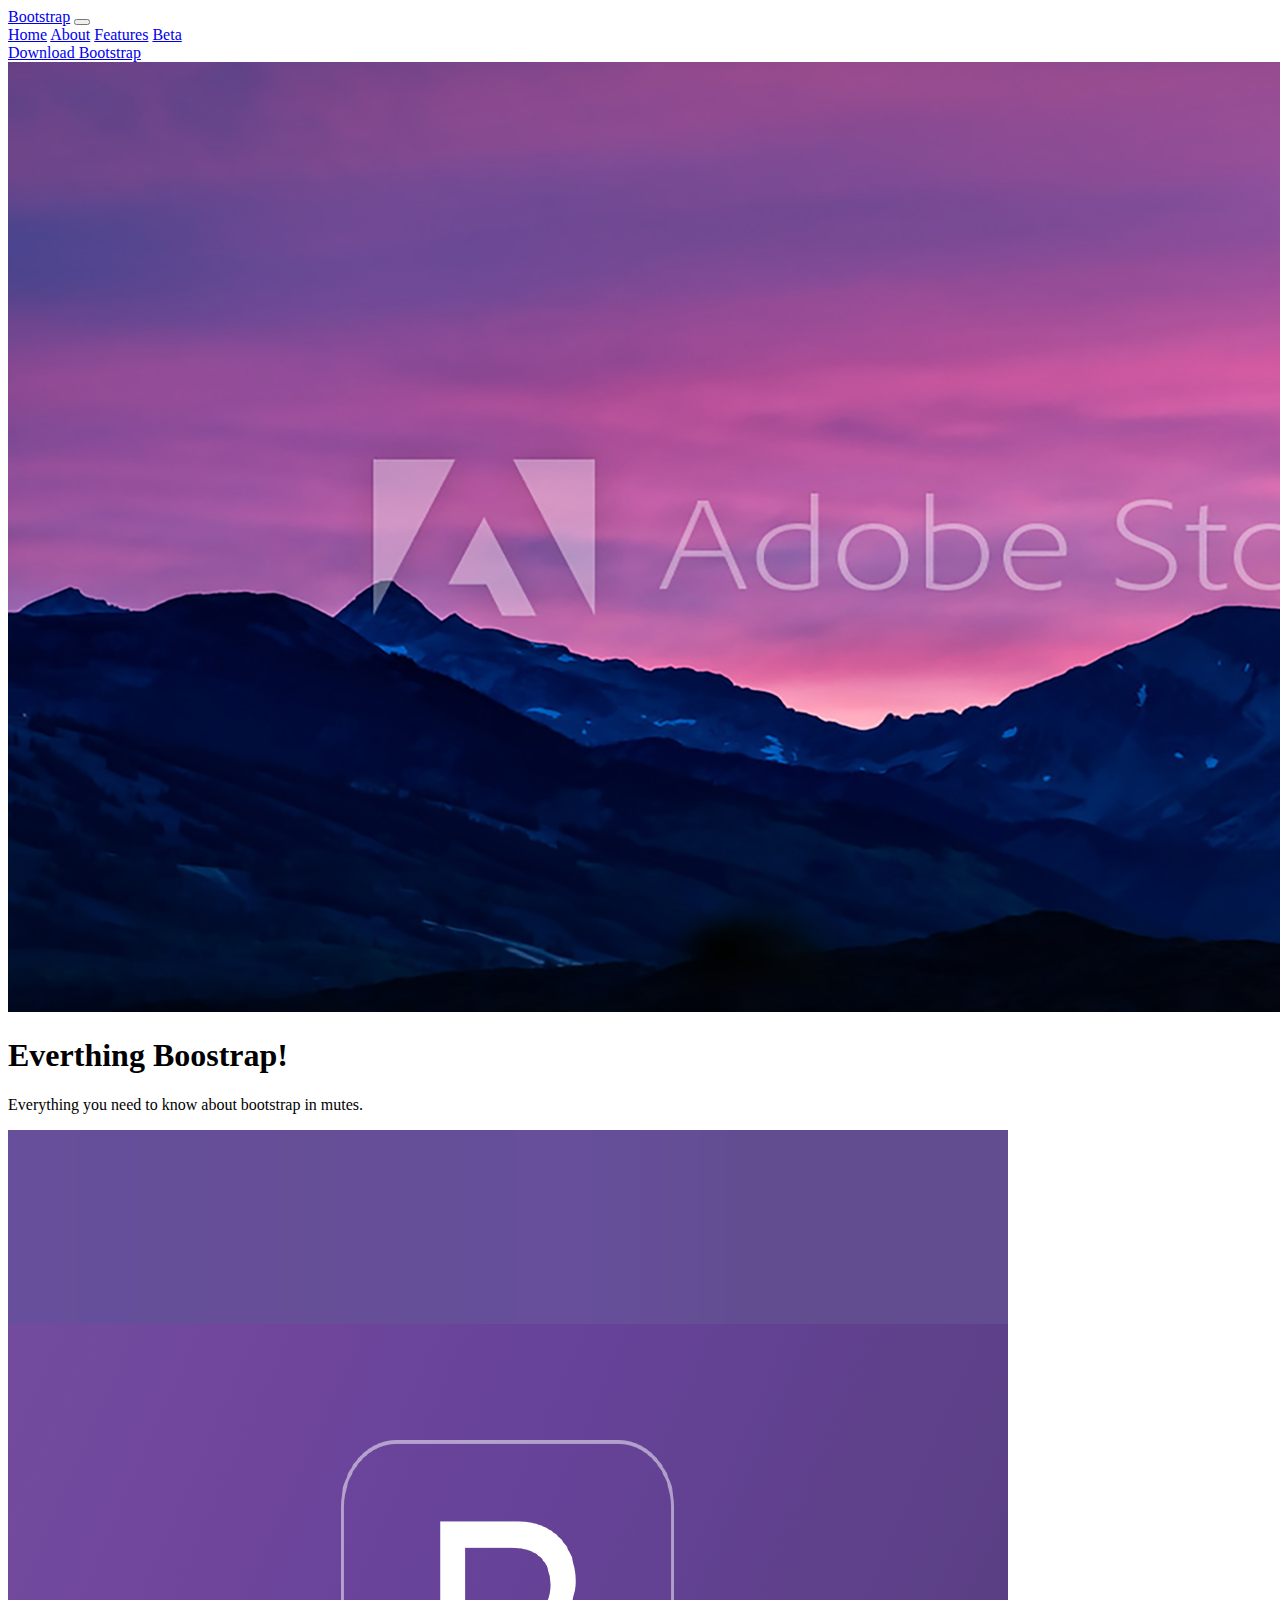
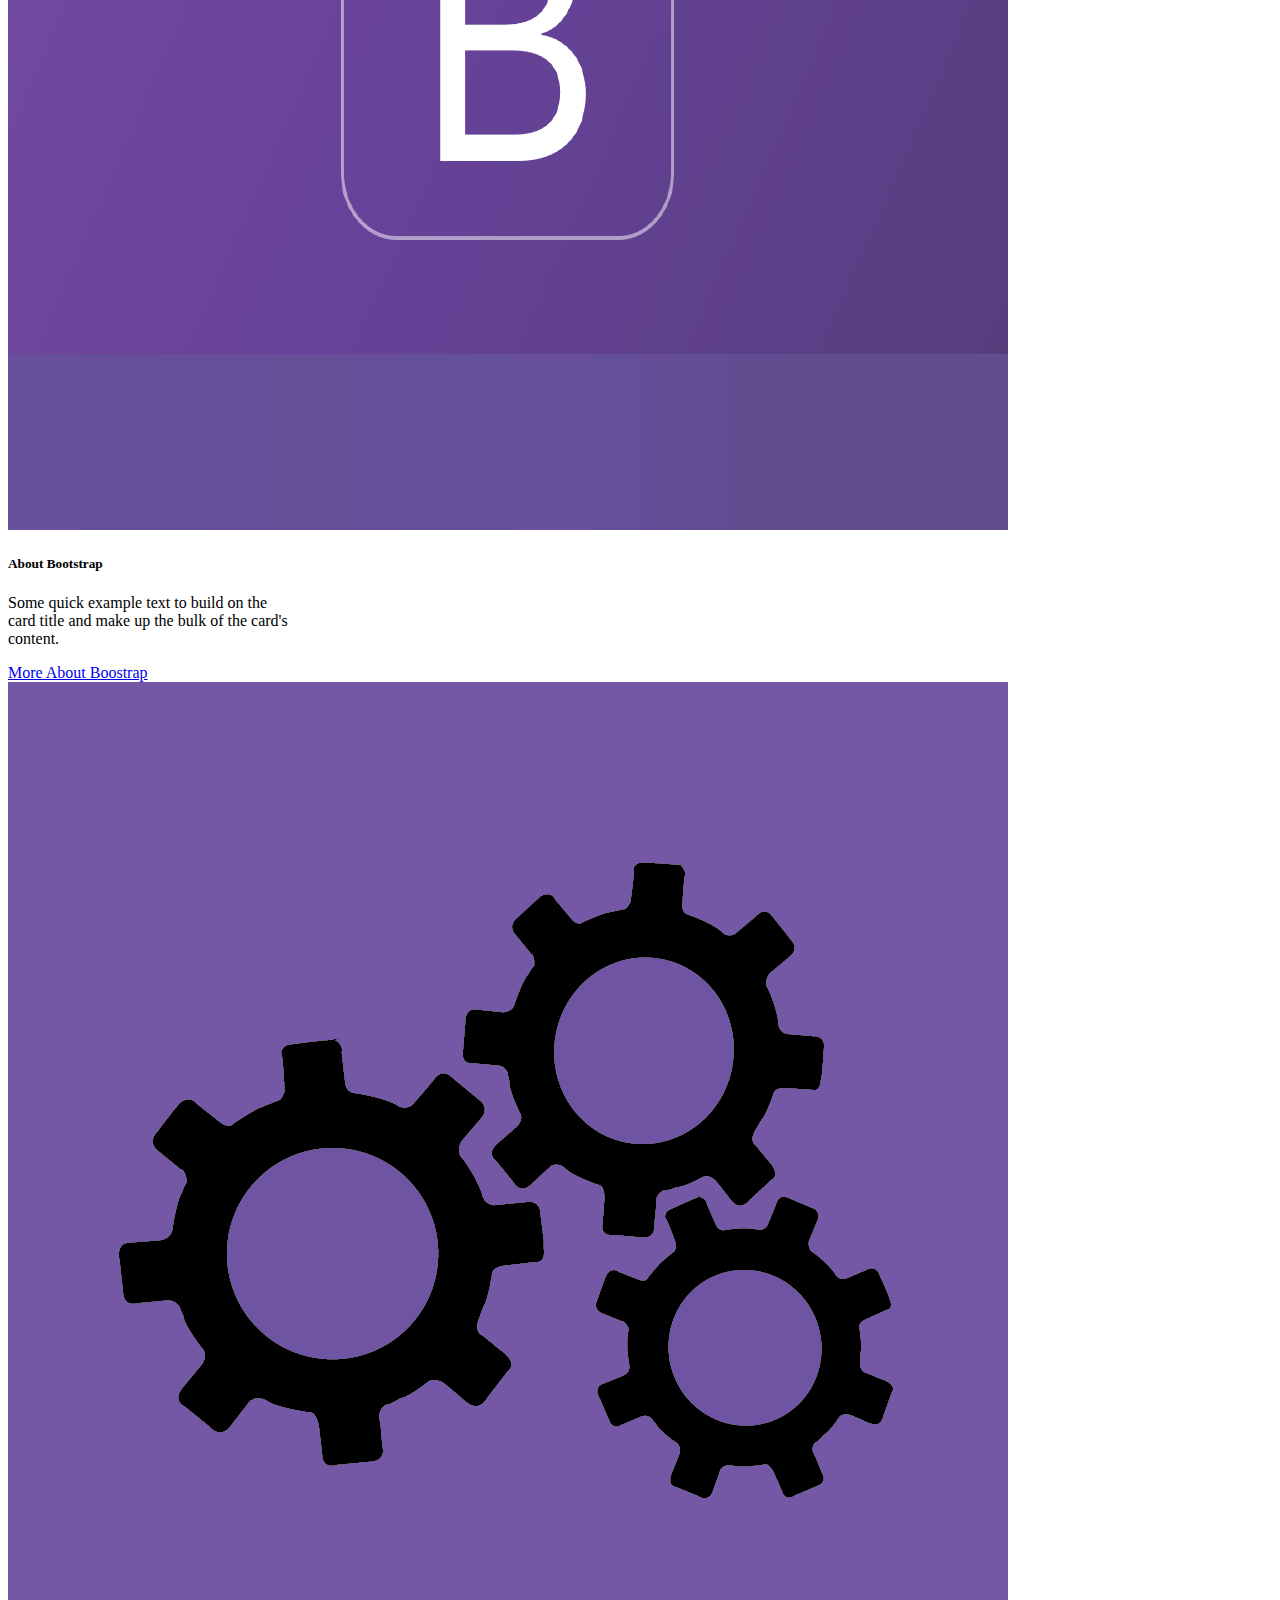
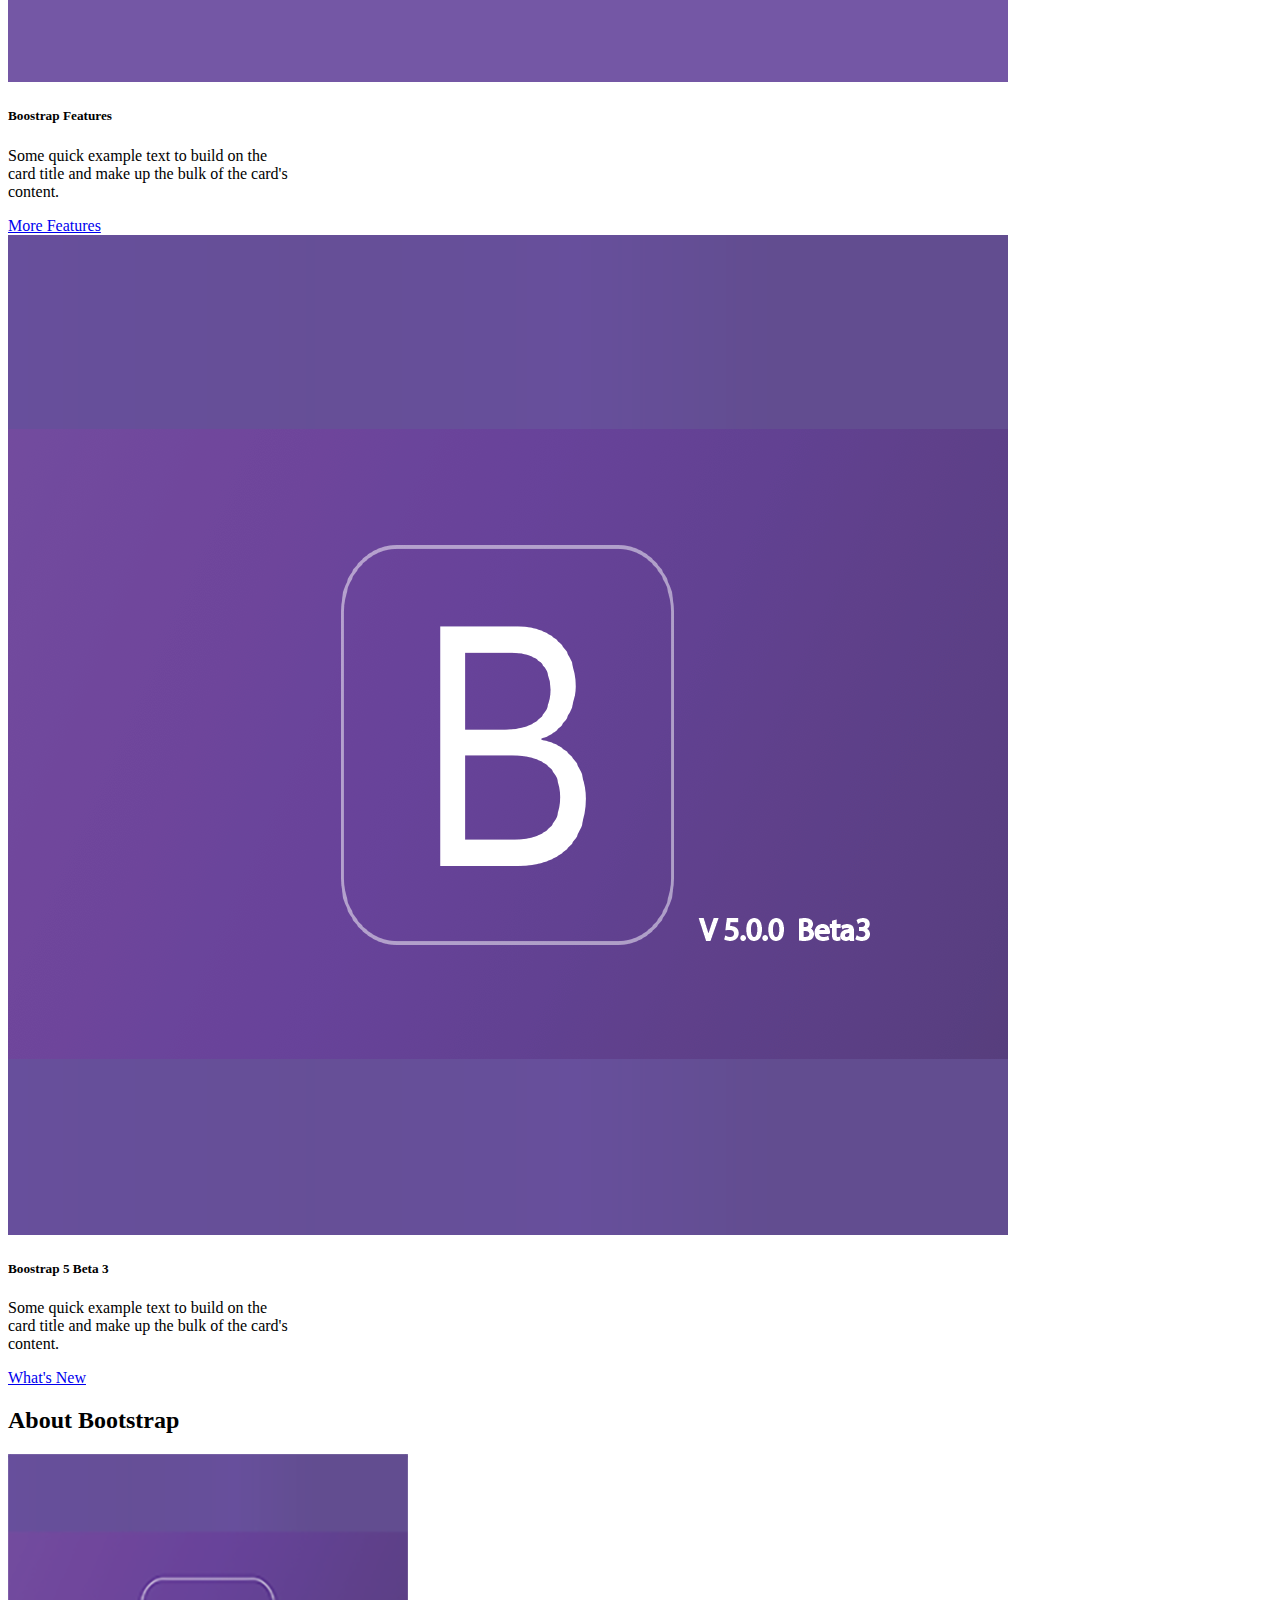
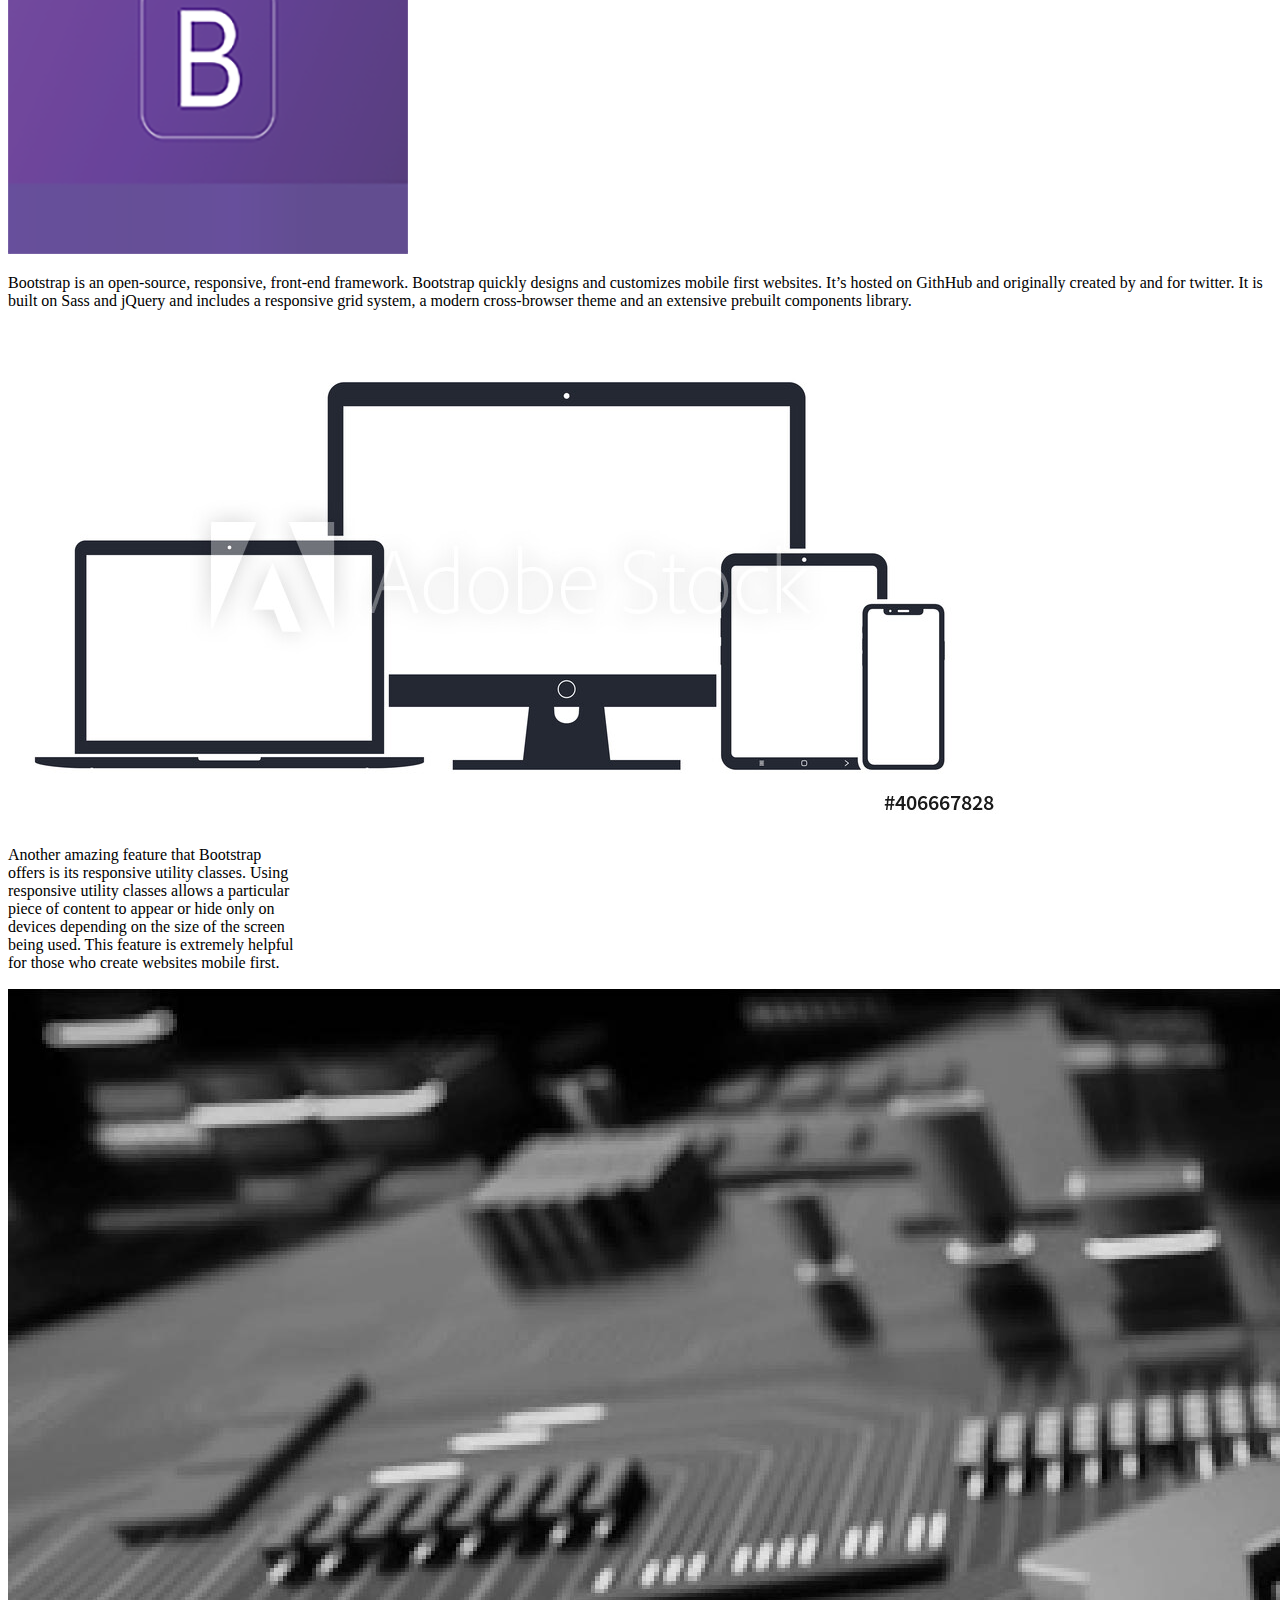
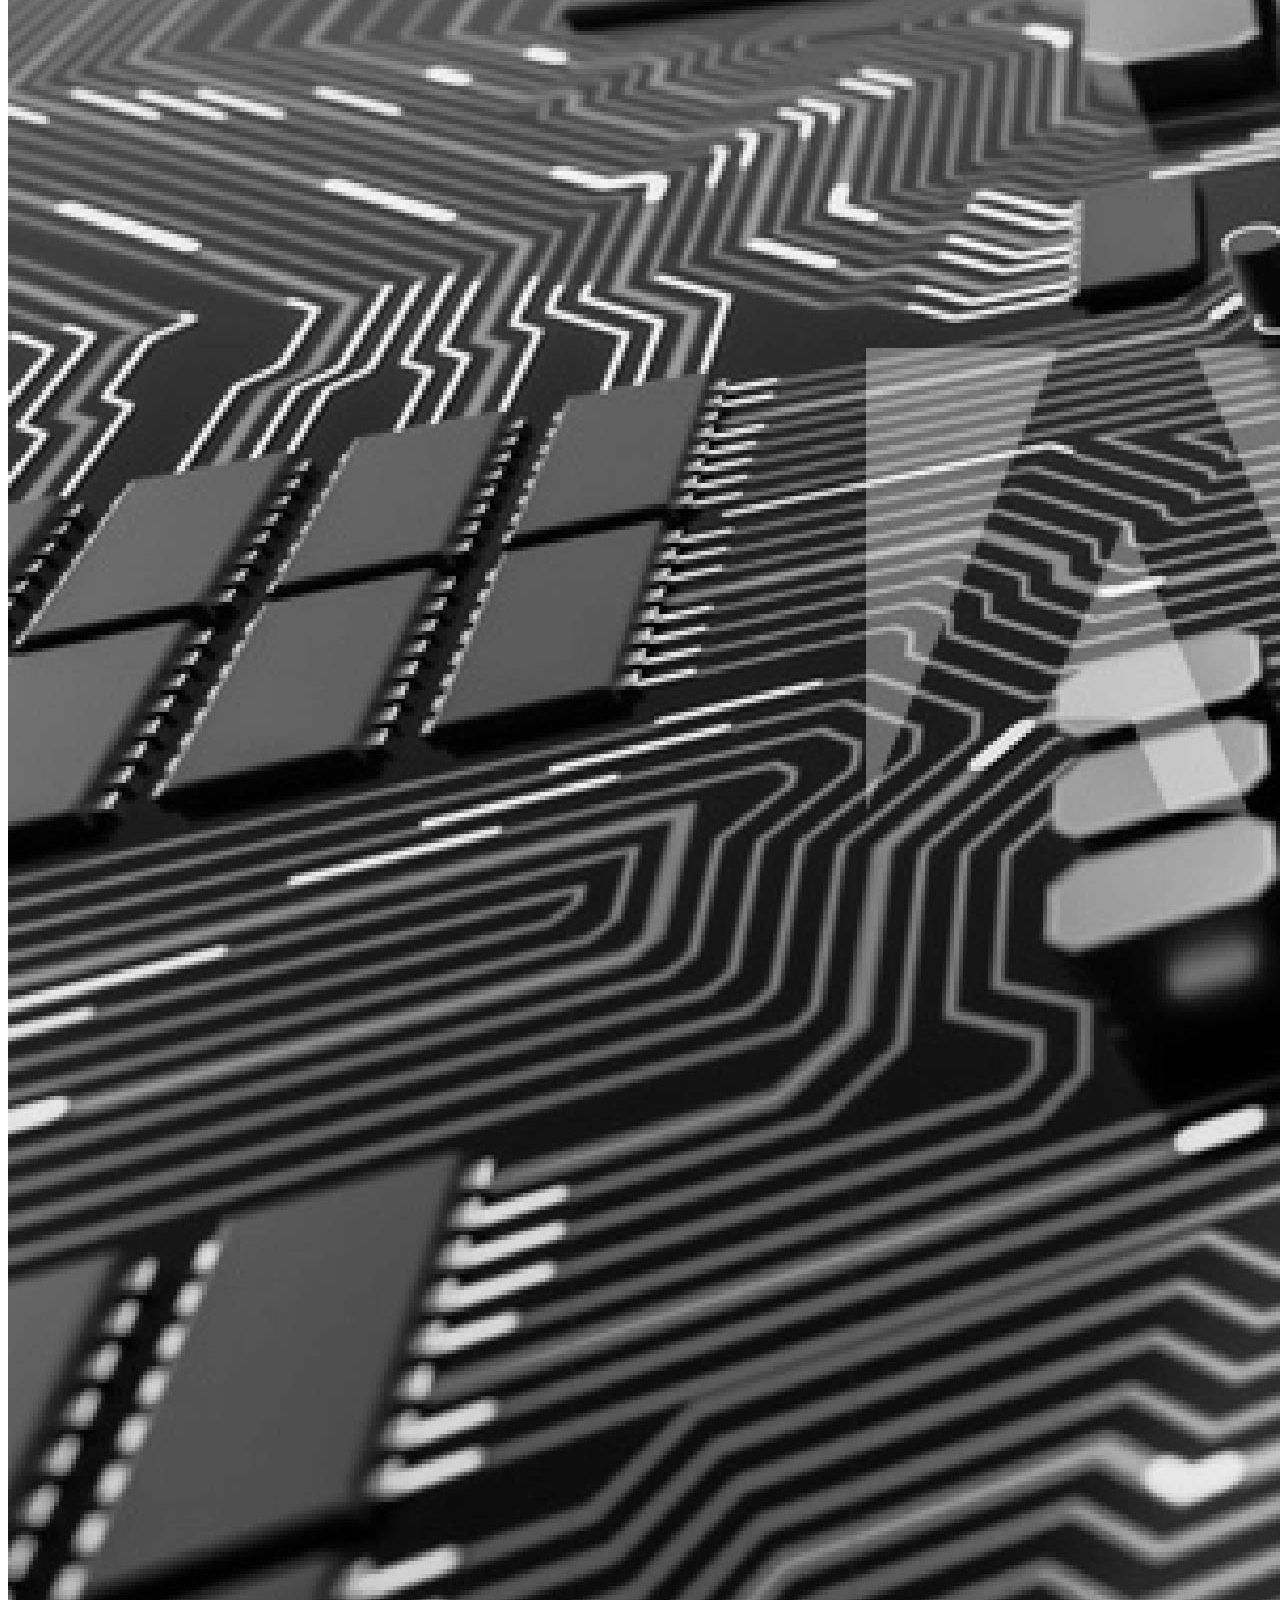
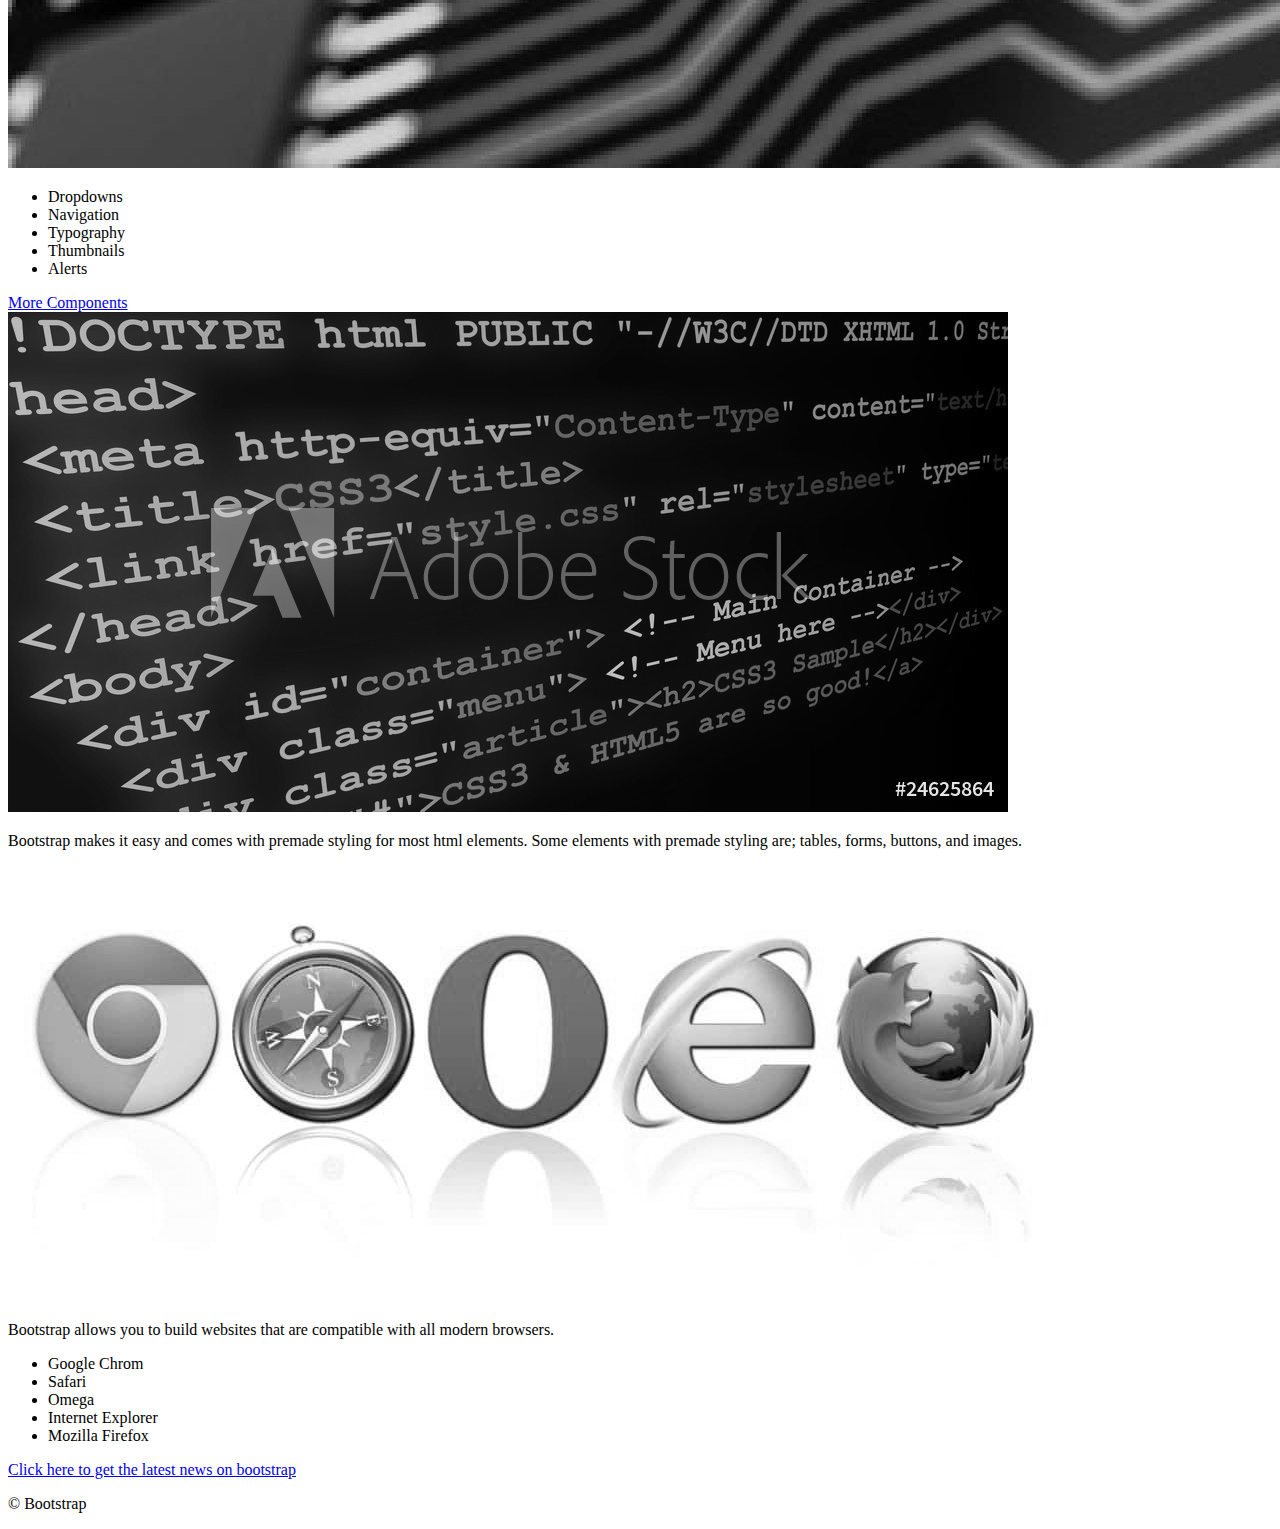
<file: bootstrap/index.html>
<!doctype html>
<html lang="en">
  <head>
    <!-- Required meta tags -->
    <meta charset="utf-8">
    <meta name="viewport" content="width=device-width, initial-scale=1">
    
    <!-- Bootstrap CSS -->
    <link href="https://cdn.jsdelivr.net/npm/bootstrap@5.0.0-beta3/dist/css/bootstrap.min.css" rel="stylesheet" integrity="sha384-eOJMYsd53ii+scO/bJGFsiCZc+5NDVN2yr8+0RDqr0Ql0h+rP48ckxlpbzKgwra6" crossorigin="anonymous">
    
    <title>Bootstrap</title>
    
    <!---------- 
      Navigation 
   ------------->
    <nav class="navbar
    navbar-expand-md
    bg-dark
    navbar-dark
    fixed-top">
    <div class="container-fluid">
      <a href="index.html" class="navbar-brand">Bootstrap</a>
      <!-- Navbar collapse icon for mobile -->
      <button class="navbar-toggler"
      data-toggle="collapse"
      data-target="#navbarNav">
      <span class="navbar-toggler-icon"></span>
    </button>
    <!-- Navigation buttons -->
    <div id="navbarNav" class="collapse navbar-collapse">
      <div class="ml-auto navbar-nav">
        <a href="index.html" class="nav-link active">Home</a>
        <a href="#about" class="nav-link">About</a>
        <a href="#features" class="nav-link">Features</a>
        <a href="#beta" class="nav-link">Beta</a>
        <div class="ml-auto
        .text-nowrap
        btn.sm
        ">
        <a href="https://getbootstrap.com/docs/5.0/getting-started/download/" class="btn btn-dark btn-outline-light btn-sm ">Download Bootstrap</a>
      </div>
    </div>
  </div>
</div>
</nav>
  </head>
<main>
  <!-------------------------------------
               Site Content 
  -------------------------------------->
  <!-- Page Heading -->
  <div class="card bg-dark text-white mb-4">
    <img src="images/home-wallpaper.png" class="card-img image-fluid " alt="landing-image">
    <div class="card-img-overlay text-center mt-5">
      <h1 class="card-text">Everthing Boostrap!</h1>
      <p class="card-text Display-6">Everything you need to know about bootstrap in mutes.</p>
    </div>
  </div>
  <!-- Cards -->
  <!-- About bootstrap card -->
  <div class="container">
              <div class="row 
              border-bottom 
              border-4 
              border-dark">
              <div class="col-sm">
           <div class="card 
                       text-white 
                       bg-dark 
                       mb-sm-4 
                       mx-sm-auto" style="width: 18rem;">
            <img src="images/logo.png" class="card-img-top" alt="logo">
            <div class="card-body">
              <h5 class="card-title">About Bootstrap </h5>
              <p class="card-text">Some quick example text to build on the card title and make up the bulk of the card's content.</p>
              <a href="https://getbootstrap.com/docs/4.6/about/overview/" class="btn btn-light">More About Boostrap</a>
            </div>
          </div>
        </div>
        <!-- Bootstrap features card -->
        <div class="col-sm">
          <div class="card 
                      text-white 
                      bg-dark 
                      mb-sm-4 
                      mx-sm-auto" style="width: 18rem;">
            <img src="images/gear.png" class="card-img-top" alt="gears">
            <div class="card-body">
              <h5 class="card-title">Boostrap Features</h5>
              <p class="card-text">Some quick example text to build on the card title and make up the bulk of the card's content.</p>
              <a href="https://getbootstrap.com/docs/4.6/getting-started/introduction/" class="btn btn-light">More Features</a>
            </div>
          </div>
        </div>
        <!-- Version 5 Beta 3 Card -->
        <div class="col-sm">
          <div class="card 
                      text-white 
                      bg-dark 
                      mb-sm-4 
                      mx-sm-auto" style="width: 18rem;">
            <img src="images/beta.png" class="card-img-top" alt="beta logo">
            <div class="card-body">
              <h5 class="card-title">Boostrap 5 Beta 3</h5>
              <p class="card-text">Some quick example text to build on the card title and make up the bulk of the card's content.</p>
              <a href="https://blog.getbootstrap.com" class="btn btn-light">What's New</a>
            </div>
          </div>
        </div>
      </div>
      
      <!------------------------
         About Bootstrap Section 
      -------------------------->
      <h2 class="
      text-decoration-underline
      text-center
      mt-sm-4"> About Bootstrap</h2>
      <div id="about" class="clearfix container mb-5 pb-md-5 border-bottom border-4 border-dark">
        <img src="images/logo-small.png" class=" img-fluid
                                           float-start
                                           me-md-4
                                           " alt="logo">
          <p class="display-6">Bootstrap is an open-source, responsive, front-end framework. Bootstrap quickly designs and customizes mobile first websites. It’s hosted on GithHub and originally created by and for twitter. It is built on Sass and jQuery and includes a responsive grid system, a modern cross-browser theme and an extensive prebuilt components library. </p>
      </div>
      <!-- ----------------------
        Bootstrap Features section 
      ---------------------------->
      <div id="features" class="row shadow p-5 mb-5 bg-body rounded ">
        <!-- Responsive feature card -->
        <div class="card mt-6 pt-3 col-sm" style="width: 18rem;">
          <img src="images/responsive.png" class="card-img-top" alt="...">
          <div class="card-body">
            <p class="card-text">Another amazing feature that Bootstrap offers is its responsive utility classes. Using responsive utility classes allows a particular piece of content to appear or hide only on devices depending on the size of the screen being used. This feature is extremely helpful for those who create websites mobile first.</p>
          </div>
        </div>
        <!-- Component features Card -->
        <div class="card col-md" style="width: 18rem;">
          <img src="images/components.jpg" class="card-img-top" alt="...">
          <div class="card" style="width: auto;">
            <ul class="list-group list-group-flush">
              <li class="list-group-item">Dropdowns</li>
              <li class="list-group-item">Navigation</li>
              <li class="list-group-item">Typography</li>
              <li class="list-group-item ">Thumbnails</li>
              <li class="list-group-item">Alerts</li>
            </ul>
            <a href="https://getbootstrap.com/2.3.2/components.html" class="btn btn-outline-dark">More Components</a>
          </div>
        </div>
        <!-- Force next set of cards to be on a new line -->
        <div class="w-100"></div>
        <!-- HTML Features Card -->
        <div class="card mt-6 pt-3 col-sm" style="width: auto;">
          <img src="images/html.png" class="card-img-top" alt="...">
          <div class="card-body">
            <p class="card-text">Bootstrap makes it easy and comes with premade styling for most html elements. Some elements with premade styling are; tables, forms, buttons, and images.</p>
          </div>
        </div>
        <!-- Browesers feature card -->
        <div class="card mt-6 pt-3 col-sm" style="width: auto;">
          <img src="images/Browsers.png" class="card-img-top" alt="...">
          <div class="card-body">
            <p class="card-text display-6">Bootstrap allows you to build websites that are compatible with all modern browsers.</p>
            <div class="card" style="width: auto;">
              <ul class="list-group list-group-flush">
                <li class="list-group-item">Google Chrom</li>
                <li class="list-group-item">Safari</li>
                <li class="list-group-item">Omega</li>
                <li class="list-group-item ">Internet Explorer</li>
                <li class="list-group-item">Mozilla Firefox</li>
              </div>
            </div>
          </div>
        </div>
          <!------------------------
            Beta portion of the site
          ------------------------->
          <div id="beta" class="mb-4">
            <a href="https://blog.getbootstrap.com" class="display-5 ">Click here to get the latest news on bootstrap</a>
          </div>
          </div>
            <!------
              Footer
             ------->
            <footer class="bg-secondary row">
                <p class="display- col">&copy; Bootstrap</p>
            </footer>
      <!-- Optional JavaScript; choose one of the two! -->
      
    <!-- Option 1: Bootstrap Bundle with Popper -->
    <script src="https://cdn.jsdelivr.net/npm/bootstrap@5.0.0-beta3/dist/js/bootstrap.bundle.min.js" integrity="sha384-JEW9xMcG8R+pH31jmWH6WWP0WintQrMb4s7ZOdauHnUtxwoG2vI5DkLtS3qm9Ekf" crossorigin="anonymous"></script>

    <!-- Option 2: Separate Popper and Bootstrap JS -->
    <!--
    <script src="https://cdn.jsdelivr.net/npm/@popperjs/core@2.9.1/dist/umd/popper.min.js" integrity="sha384-SR1sx49pcuLnqZUnnPwx6FCym0wLsk5JZuNx2bPPENzswTNFaQU1RDvt3wT4gWFG" crossorigin="anonymous"></script>
    <script src="https://cdn.jsdelivr.net/npm/bootstrap@5.0.0-beta3/dist/js/bootstrap.min.js" integrity="sha384-j0CNLUeiqtyaRmlzUHCPZ+Gy5fQu0dQ6eZ/xAww941Ai1SxSY+0EQqNXNE6DZiVc" crossorigin="anonymous"></script>
    -->
    <!-- SASS -->
    

   

  </main>
</html>
</file>
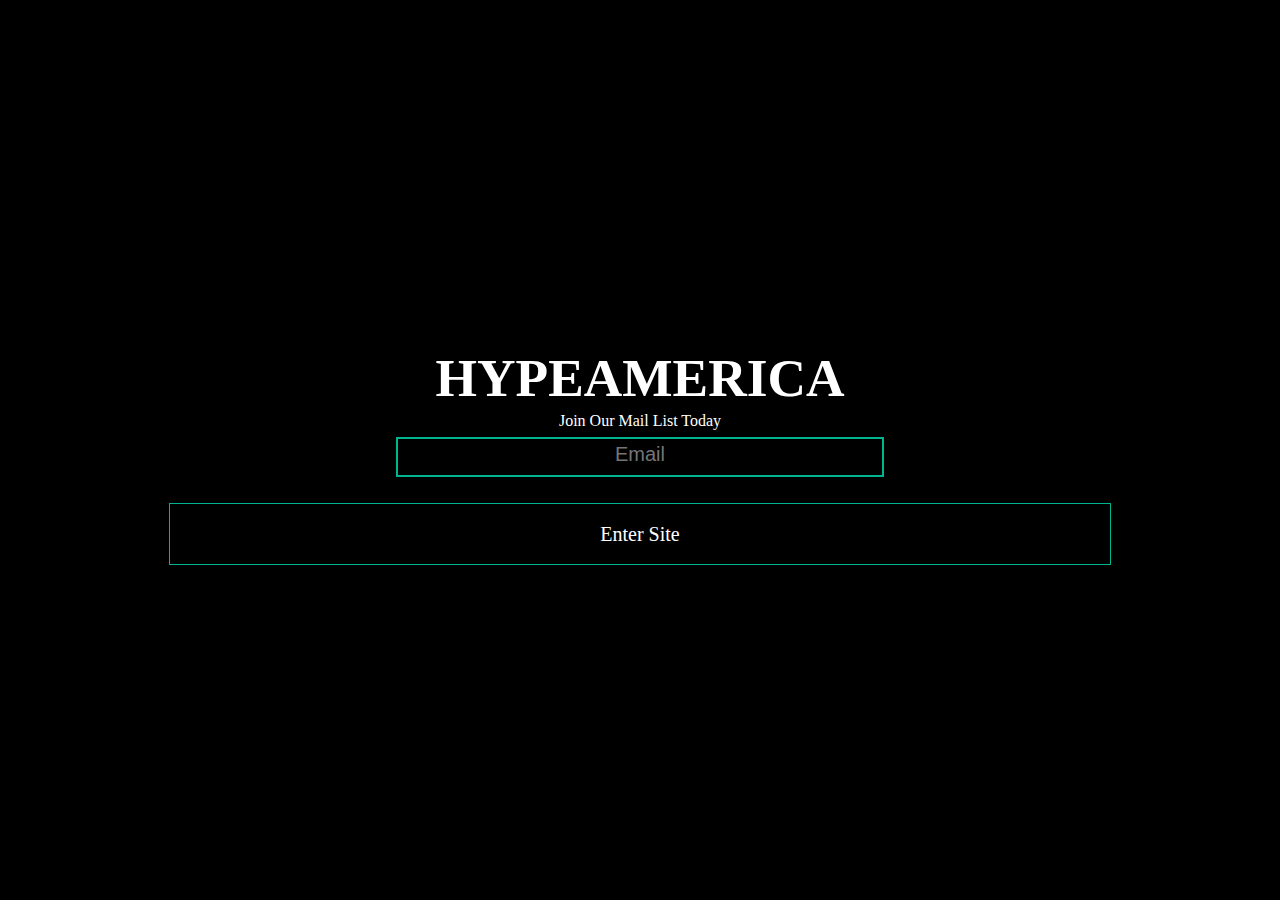
<file: Final/index.html>
<!DOCTYPE html>
<html lang="en">
<head>
    <meta charset="UTF-8">
    <meta http-equiv="X-UA-Compatible" content="IE=edge">
    <meta name="viewport" content="width=device-width, initial-scale=1.0">
    <title>HYPEAMERICA</title>
    <link rel="stylesheet" href="css/landing.css">
</head>
<body>
    <div class="container">
        <h1>HYPEAMERICA</h1>
        <Section class="landing-page">
            <p>
                Join Our Mail List Today
            </p>
            <form class="form">
                <input type="text" id="email" name="email" placeholder="Email">
            </form>
            <a href="home.html" class="button">Enter Site</a>
        </Section>
    </div>
</body>
</html>
</file>
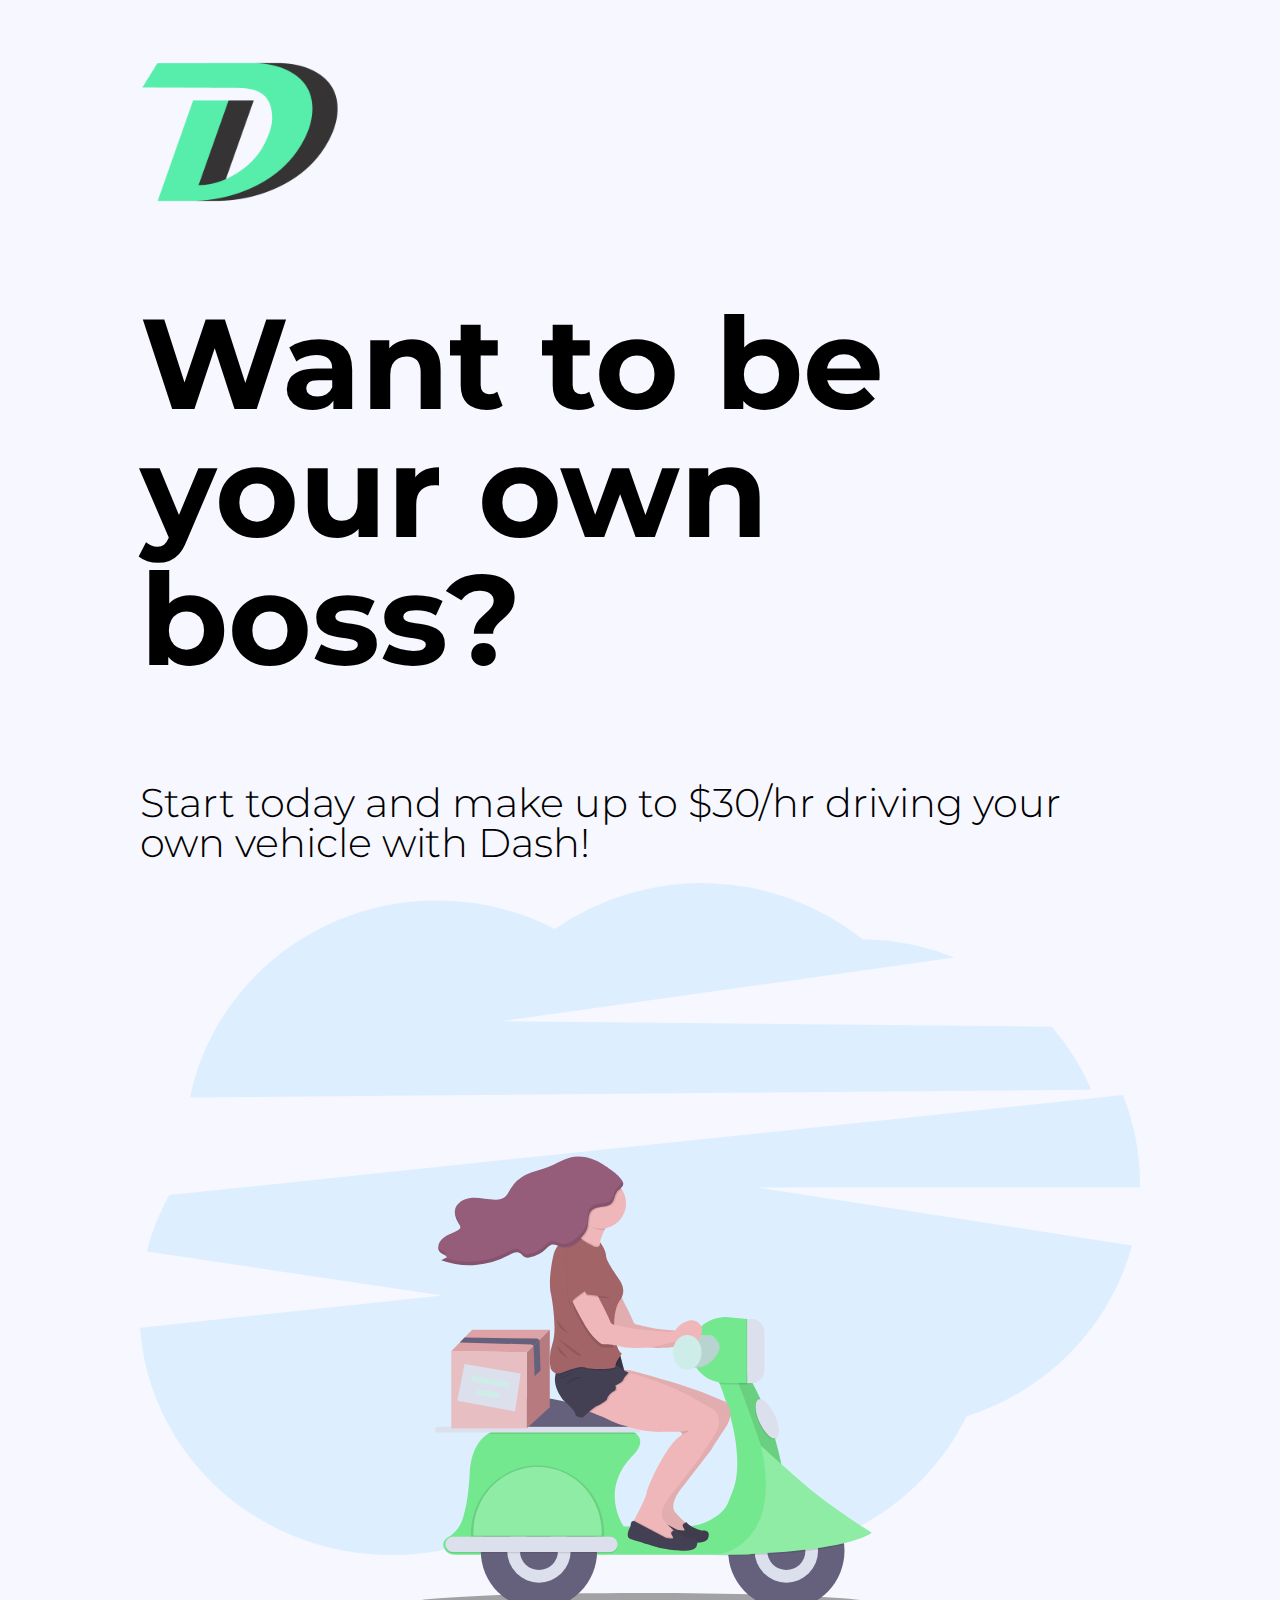
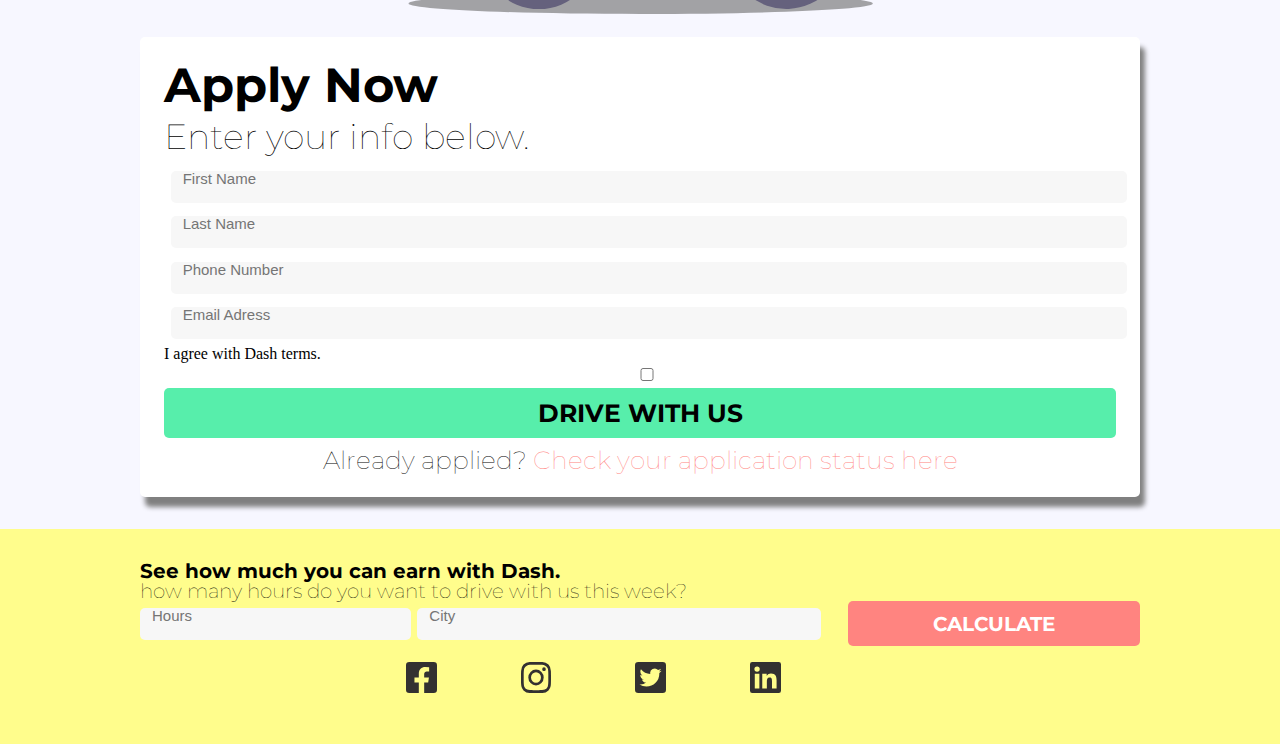
<file: landing-page/index.html>
<!DOCTYPE html>
<html lang="en">

<head>
    <meta charset="UTF-8">
    <meta name="viewport" content="width=device-width, initial-scale=1.0">
    <title>Landing Page</title>
    <!-- Google Fonts -->
    <link rel="preconnect" href="https://fonts.gstatic.com"> 
<link href="https://fonts.googleapis.com/css2?family=Montserrat:wght@100;300;700&display=swap" rel="stylesheet">
    <!-- Favicon -->
    <link rel="shortcut icon" type="image/jpg" href="images/favicon.ico"/>
    <!-- Custom Style Sheet -->
    <link rel="stylesheet" href="main.css">
</head>

<body>
    <!-- Site Header -->
    <header>
        <img src="images/logo.png" alt="logo" class="logo">
    </header>

    <main>
        <section class="container">
                <section class="grid">
                <section class="introduction">
                    <h1>Want to be your own boss?</h1>
                    <p>Start today and make up to $30/hr driving your own vehicle with Dash!</p>
                </section>
                <section class="scooter-pic">
                    <img src="images/scooter.svg" alt="">
                </section>
                <section class="apply form-container">
                    <h2>Apply Now</h2>
                    <p class="mobile-apply">Enter your info below.</p>
                    <p class="desktop-apply">Enter your info below to get started.</p>
                    <form class="apply-form">
                        <fieldset class="name">
                            <label for="Name"></label>
                            <input id="Name" type="text" name="Text" placeholder="First Name" required>
                        </fieldset>
                        <fieldset class="name">
                            <label for="Last-Name"></label>
                            <input id="Last-Name" type="text" name="Text" placeholder="Last Name" required>
                        </fieldset>
                        <fieldset class="number">
                            <label for="Number"></label>
                            <input id="Number" type="text" name="Text" placeholder="Phone Number" required>
                        </fieldset>
                        <fieldset class="email">
                            <label for="email"></label>
                            <input id="email" type="text" name="Text" placeholder="Email Adress" required>
                        </fieldset>
                        <fieldset class="agree">
                            <label for="agree"> I agree with Dash terms.</label>
                            <input id="agree" type="checkbox" name="Text" required>
                        </fieldset>
                        <section class="agreement">
                            <button class="submit">DRIVE WITH US</button>
                            <p>Already applied? <span class="pr">Check your application status here</span></p>
                        </section>
                    </form>
                </section>
            </section>
        </section>
            <!-- Footer of site -->
            <footer class="site-footer">
                <section class="footer-container">
                    <h2>See how much you can earn with Dash.</h2>
                    <p>how many hours do you want to drive with us this week?</p>
                    <form class="hour-form">
                        <fieldset class="hours">
                            <label for="hours"></label>
                            <input id="hours" type="text" name="Text" placeholder="Hours" required>
                        </fieldset>
                        <fieldset class="city">
                            <label for="city"></label>
                            <input id="city" type="text" name="Text" placeholder="City" required>
                        </fieldset>
                        <button class="submit-hours">CALCULATE</button>
                    </form>
                    <section class="socials">
                        <img src="images/facebook.svg" alt="Facebook">
                        <img src="images/instagram.svg" alt="Instagram">
                        <img src="images/twitter.svg" alt="Twitter">
                        <img src="images/linkedin.svg" alt="LinkedIn">
                    </section>
                </section>
            </footer>
        </main>
    </body>
    </html>
</file>
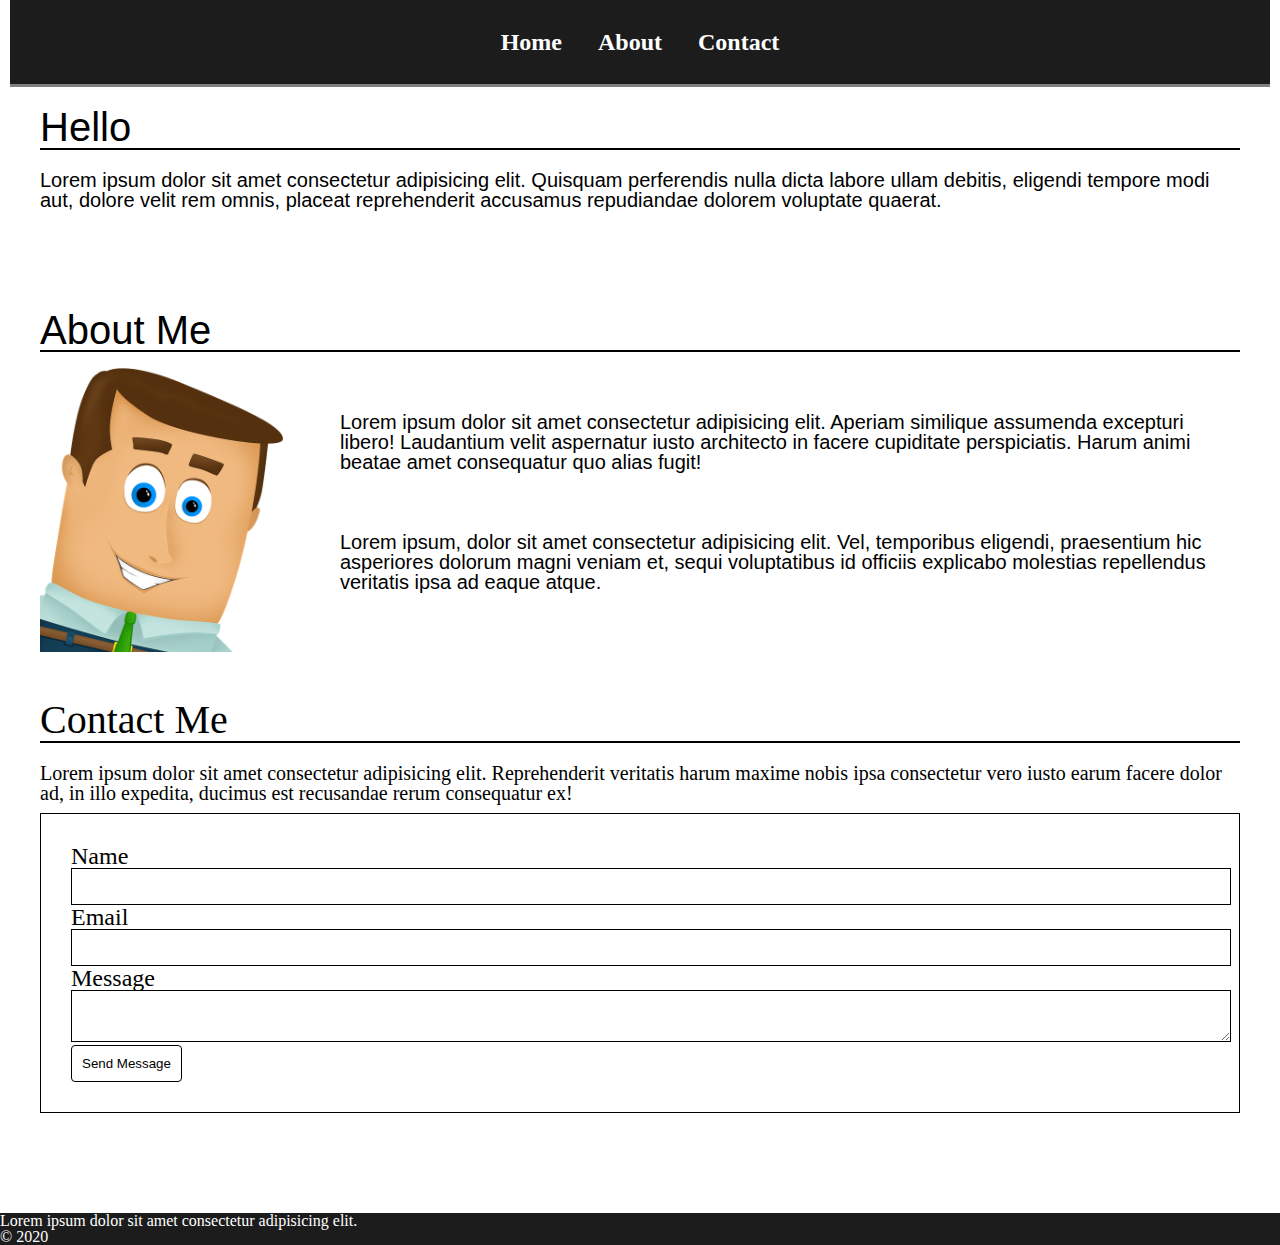
<file: mtm6201-page-redesign-master/index.html>
<!DOCTYPE html>
<html lang="en">

<head>
  <meta charset="UTF-8">
  <meta name="viewport" content="width=device-width, initial-scale=1.0">
  <meta http-equiv="X-UA-Compatible" content="ie=edge">
  <title>Page Redesign</title>
  <link rel="stylesheet" href="style.css">
  <link rel="stylesheet" href="base.css">
</head>

<body>
  <nav id="nav" class="nav">
    <a class="nav-link" href="#home">Home</a>
    <a class="nav-link" href="#about">About</a>
    <a class="nav-link" href="#contact">Contact</a>
  </nav>
  <main id="main" class="main">
    <section id="home" class="home">
      <h1 class="page-title">Hello</h1>
      <p>Lorem ipsum dolor sit amet consectetur adipisicing elit. Quisquam perferendis nulla dicta labore ullam debitis,
        eligendi tempore modi aut, dolore velit rem omnis, placeat reprehenderit accusamus repudiandae dolorem voluptate
        quaerat.</p>
    </section>
    <section id="about" class="about">
      <h2 class="section-title">About Me</h2>
      <img class="about-image" src="images/businessman.png" alt="Businessman">
      <p>Lorem ipsum dolor sit amet consectetur adipisicing elit. Aperiam similique assumenda excepturi libero!
        Laudantium velit aspernatur iusto architecto in facere cupiditate perspiciatis. Harum animi beatae amet
        consequatur quo alias fugit!</p>
      <p>Lorem ipsum, dolor sit amet consectetur adipisicing elit. Vel, temporibus eligendi, praesentium hic asperiores
        dolorum magni veniam et, sequi voluptatibus id officiis explicabo molestias repellendus veritatis ipsa ad eaque
        atque.</p>
    </section>
    <section id="contact" class="contact">
      <h2 class="section-title">Contact Me</h2>
      <p>Lorem ipsum dolor sit amet consectetur adipisicing elit. Reprehenderit veritatis harum maxime nobis ipsa
        consectetur vero iusto earum facere dolor ad, in illo expedita, ducimus est recusandae rerum consequatur ex!</p>
      <form class="contact-form">
        <div class="contact-form-section">
          <label class="contact-form-label">Name</label>
          <input class="contact-form-input" type="text">
        </div>
        <div class="contact-form-section">
          <label class="contact-form-label">Email</label>
          <input class="contact-form-input" type="email">
        </div>
        <div class="contact-form-section">
          <label class="contact-form-label">Message</label>
          <textarea class="contact-form-input"></textarea>
        </div>
        <button type="submit">Send Message</button>
      </form>
    </section>
  </main>
  <footer>
    <p>Lorem ipsum dolor sit amet consectetur adipisicing elit.</p>
    <p>&copy; 2020</p>
  </footer>
</body>

</html>
</file>
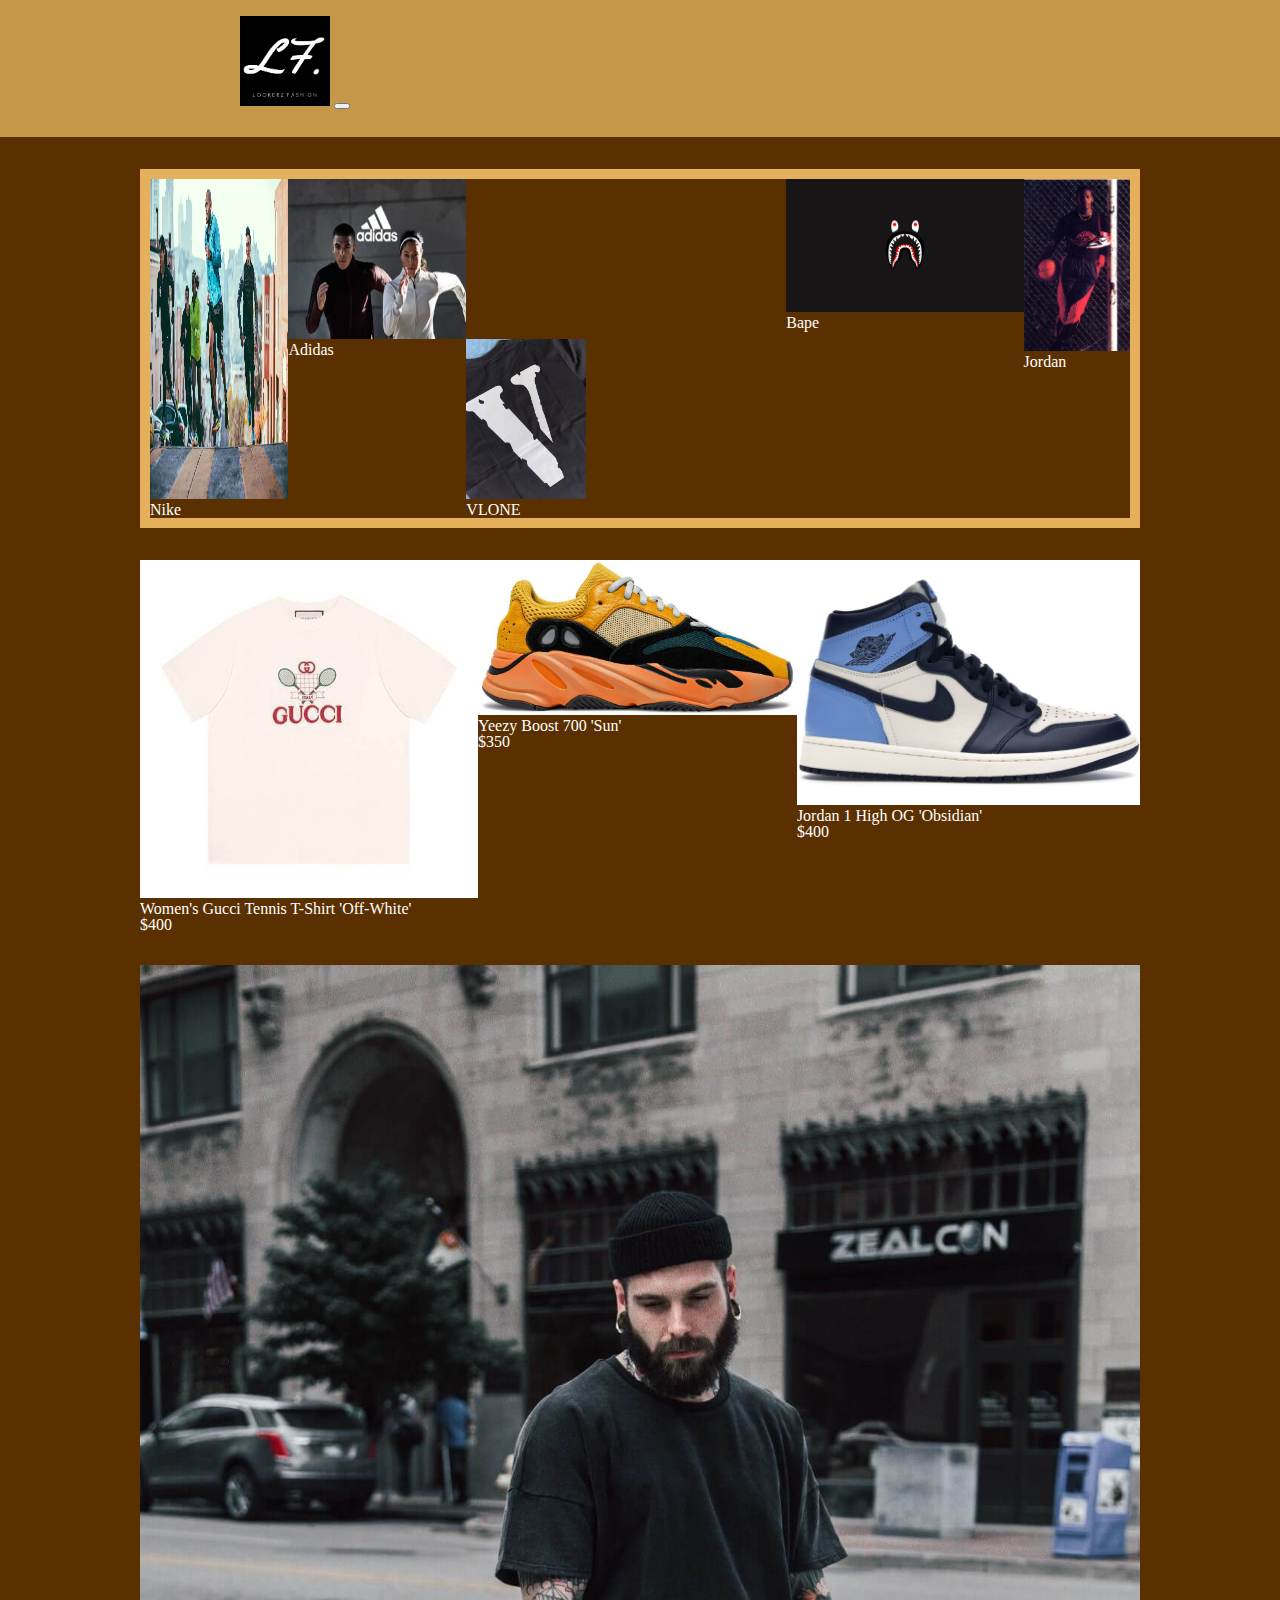
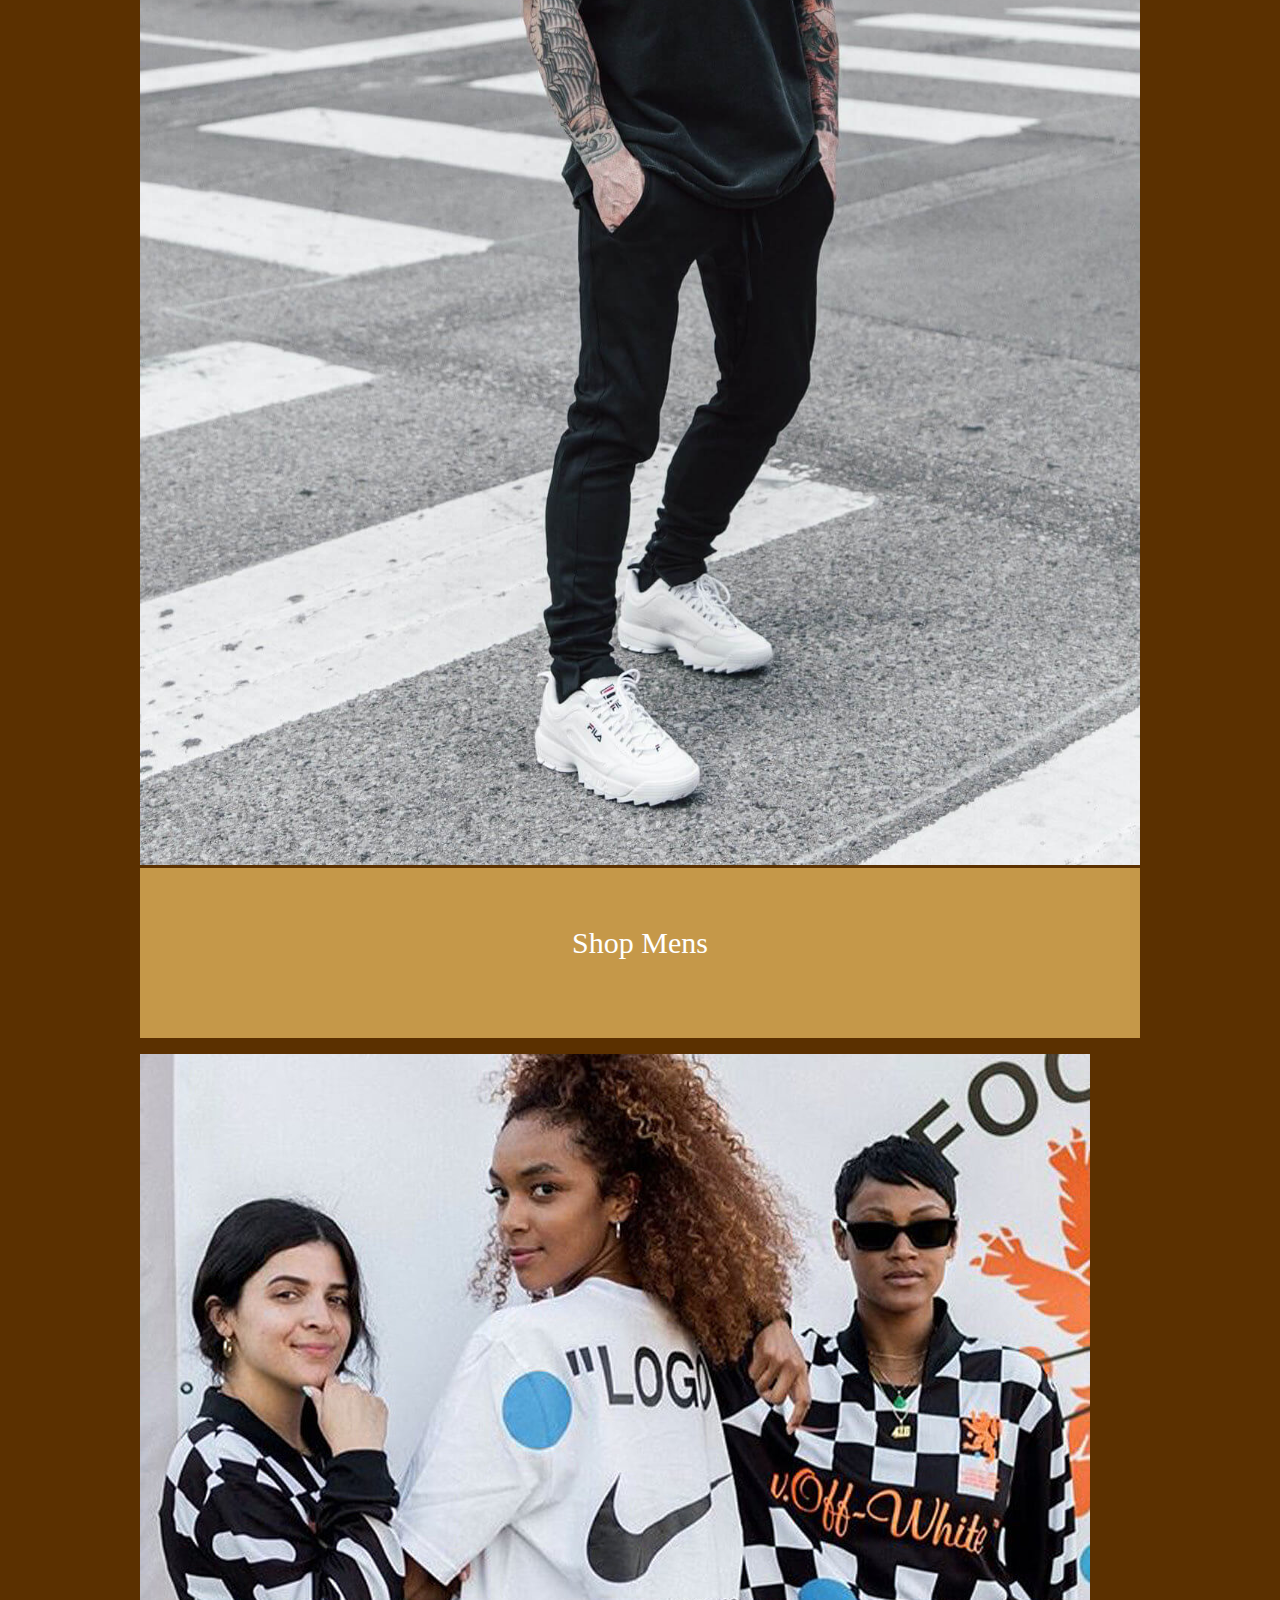
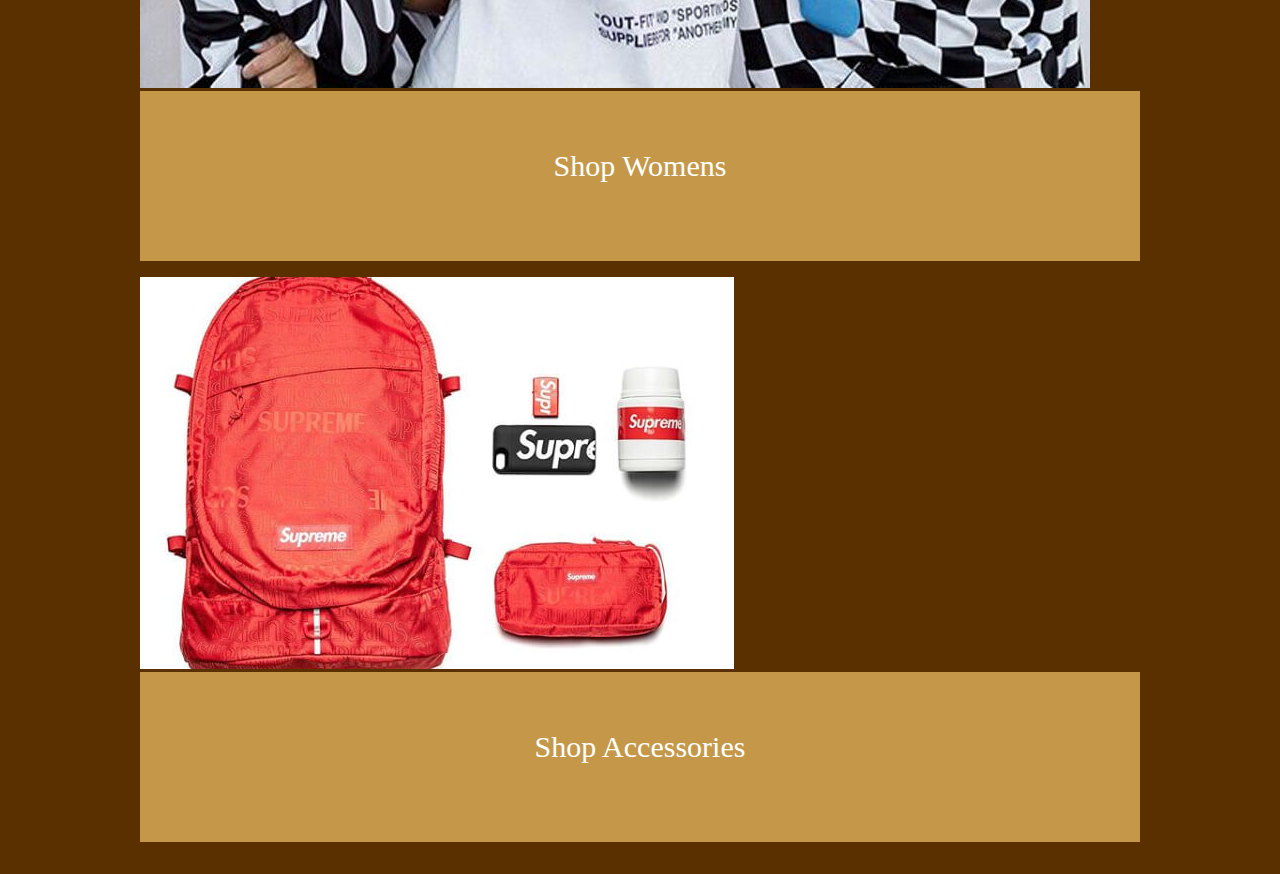
<file: prototype/index.html>
<!DOCTYPE html>


<head>
    <meta charset="UTF-8">
    <meta name="viewport" content="width=device-width, initial-scale=1.0">
    <title>Lookerz Fashion</title>
   <!-- Custom Styles -->
    <link rel="stylesheet" href="css/main.css">
    <!-- Icon Font -->
    <link rel="stylesheet" href="https://cdn.iconmonstr.com/1.3.0/css/iconmonstr-iconic-font.min.css">
</head>

<!-- Site  header -->
<header>
    <!-- Site Loho -->
    <img src="images/Logo.png" alt="Logo" class="logo">
    <!-- Shopping cart -->
    <button class="dropbtn"></button><i class="im im-shopping-cart"></i></i></button>
    <!-- Site Navigation -->
    <div class="mobile-nav">
            <div class="dropdown">
              <button class="dropbtn"></button><i class="im im-menu"></i></i></button>
              <div class="dropdown-content">
                <a href="index.html">Home</a>
                <a href="mens-apparel.html">Mens Apparel</a>
                <a href="womens-apparel.html">Womens Apparel</a>
                <a href="#">Accesories</a>
              </div>
            </div> 
    </div>
</header>

<!-- Main Content -->
<main>
    <div class="slideshow">
         <!-- Full-width images with number and caption text -->
  <div class="mySlides fade">
    <div class="numbertext">1 / 2</div>
    <img src="images/500_F_241904721_ICY7A2olJrvRF6AUSfE78rQiBik6Zg7h.jpg" style="width:100%">
  </div>


  <div class="mySlides fade">
    <div class="numbertext">2 / 2</div>
    <img src="images/image.jpg" style="width:100%">
  </div>

  <!-- Next and previous buttons -->
  <a class="prev" onclick="plusSlides(-1)">&#10094;</a>
  <a class="next" onclick="plusSlides(1)">&#10095;</a>
  <br>
  
  <!-- The dots/circles -->
  <div style="text-align:center">
    <span class="dot" onclick="currentSlide(1)"></span> 
    <span class="dot" onclick="currentSlide(2)"></span> 
</div>
</div>
<script>
    var slideIndex = 0;
    showSlides();
    
    function showSlides() {
      var i;
      var slides = document.getElementsByClassName("mySlides");
      var dots = document.getElementsByClassName("dot");
      for (i = 0; i < slides.length; i++) {
        slides[i].style.display = "none";  
      }
      slideIndex++;
      if (slideIndex > slides.length) {slideIndex = 1}    
      for (i = 0; i < dots.length; i++) {
        dots[i].className = dots[i].className.replace(" active", "");
      }
      slides[slideIndex-1].style.display = "block";  
      dots[slideIndex-1].className += " active";
      setTimeout(showSlides, 2000); // Change image every 2 seconds
    }
    </script>
</div>
    <div class="container">
        <section class="collection">
            <div class="nike">
                <img src="images/nike-collection.jpg" alt="Nike Collection">
                <p>Nike</p>
            </div>

            <div class="adidas">
                <img src="images/adidas-collection.jpg" alt="Adidas Collection">
                <p>Adidas</p>
            </div>

            <div class="vlone">
                <img src="images/vlone-collection.jpg" alt="Vlone Collection">
                <p>VLONE</p>
            </div>

            <div class="bape">
                <img src="images/Bape-collection.jpg" alt="Bape Collection">
                <p>Bape</p>
            </div>

            <div class="jordan">
                <img src="images/jordan-collection.jpg" alt="Jordan Collection">
                <p>Jordan</p>
            </div>
        </section>
        <!-- Buttons for mobile site -->
        <section class="mobile-buttons">
            <a href="#" class="button home-arrival">New Arrivals</a>
            <a href="#" class="button home-sale">Sale</a>
        </section>
        
        <!-- New Arrivals Mobile -->
        <section class="new-arrivals">
        
            <div class="gucci-home">
                <img src="images/gucci-womens.jpg" alt="Gucci Tennis Tee">
                <p>Women's Gucci Tennis T-Shirt 'Off-White'</p>
                <p>$400</p>
            </div>
            <div class="jordan-home">
                <img src="images/jordan 1.jpg" alt="Jordan 1 Obsidian">
                <p>Jordan 1 High OG 'Obsidian'</p>
                <p>$400</p>
            </div>
            <div class="yeezy-home">
                <img src="images/yeezy700sun.jpg" alt="Yeezy Boost 700 Sun">
                <p>Yeezy Boost 700 'Sun'</p>
                <p>$350</p>
            </div>
        </section>
        
        <!-- shop sections -->
        <section>
            <!-- Shop Mens -->
            <div class="shop-mens">
                <img src="images/shop-mens.jpg" alt="Shop mens">
                <a href="mens-apparel.html" class="button">Shop Mens</a>
            </div>
            <!-- Shop Womens -->
            <div class="shop-womens">
                <img src="images/shop-womens.jpg" alt="Shop Womens">
                <a href="womens-apparel.html" class="button">Shop Womens</a>
            </div>
            <!-- Shop Accessories -->
            <div class="shop-accessories">
                <img src="images/shop-accessories.jpg" alt="Shop Accessories">
                <a href="#" class="button">Shop Accessories</a>
            </div>
        </section>
    </div>
    </main>
</file>
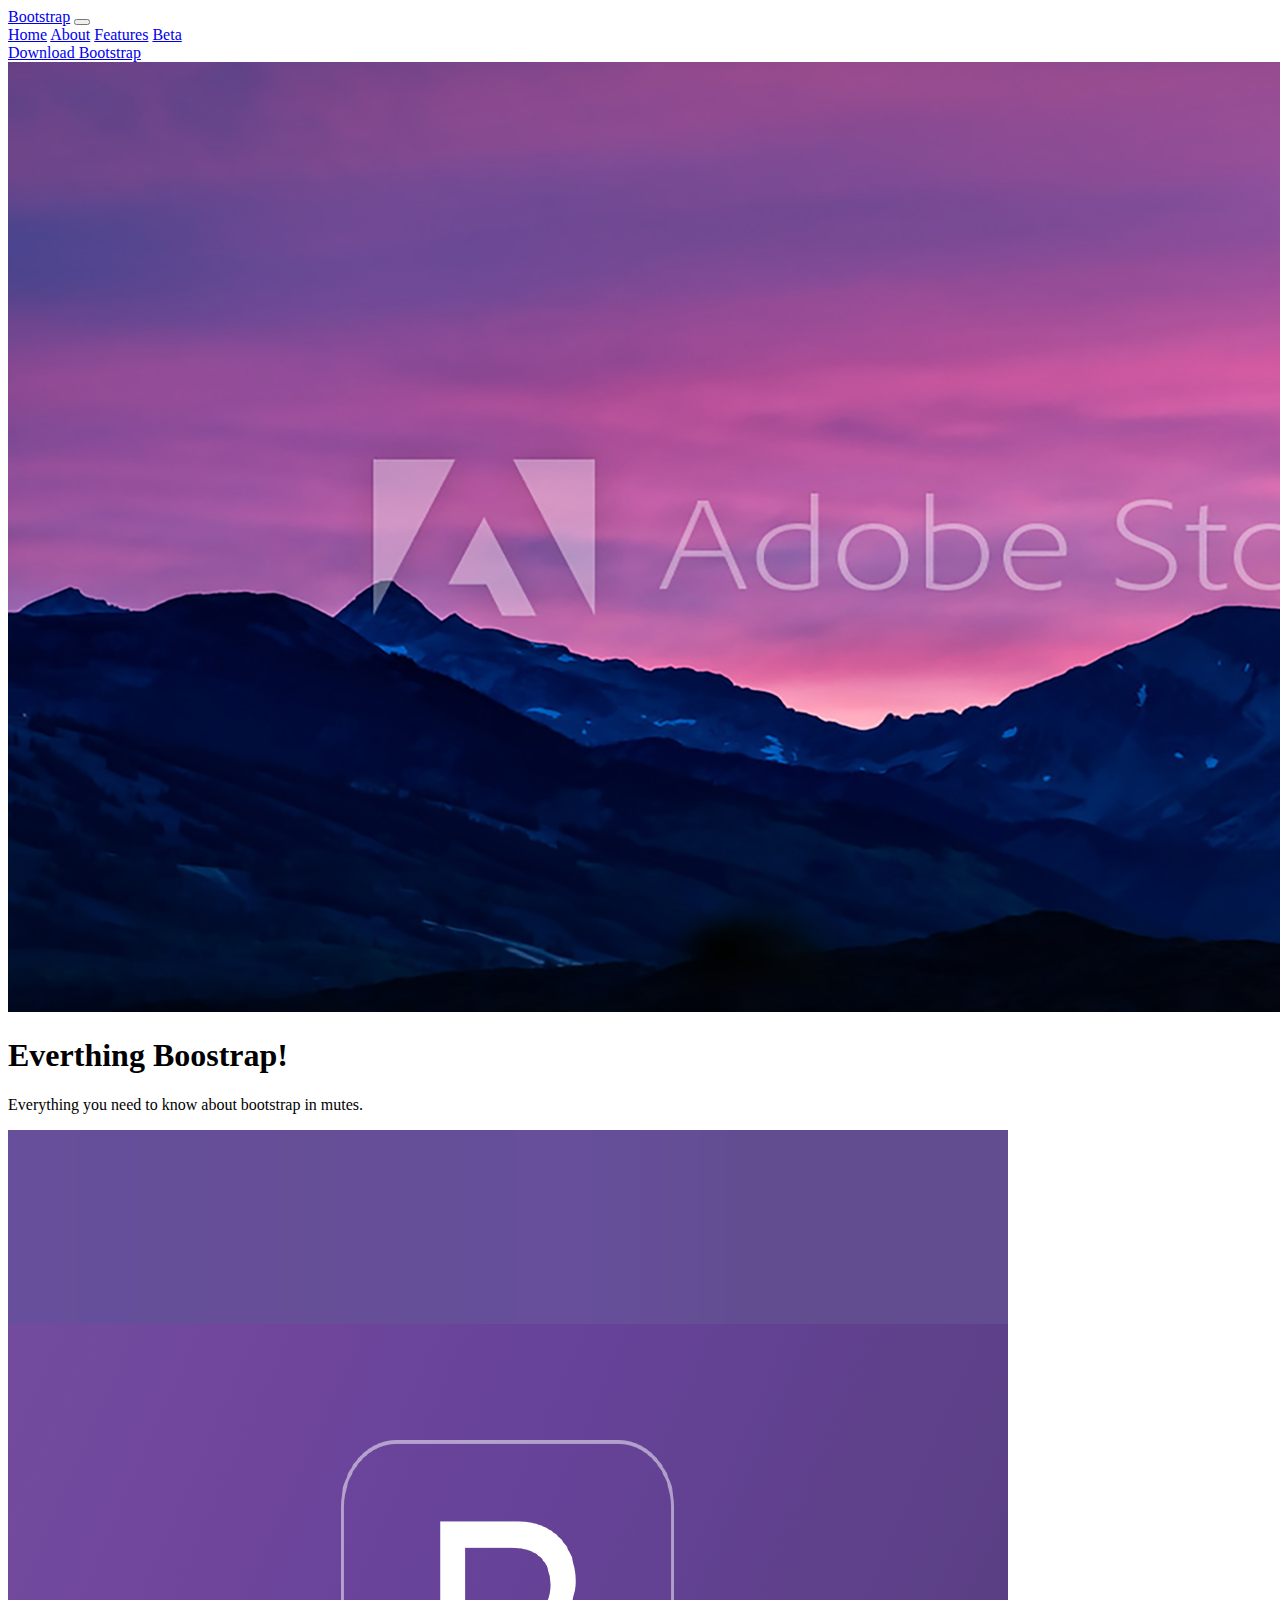
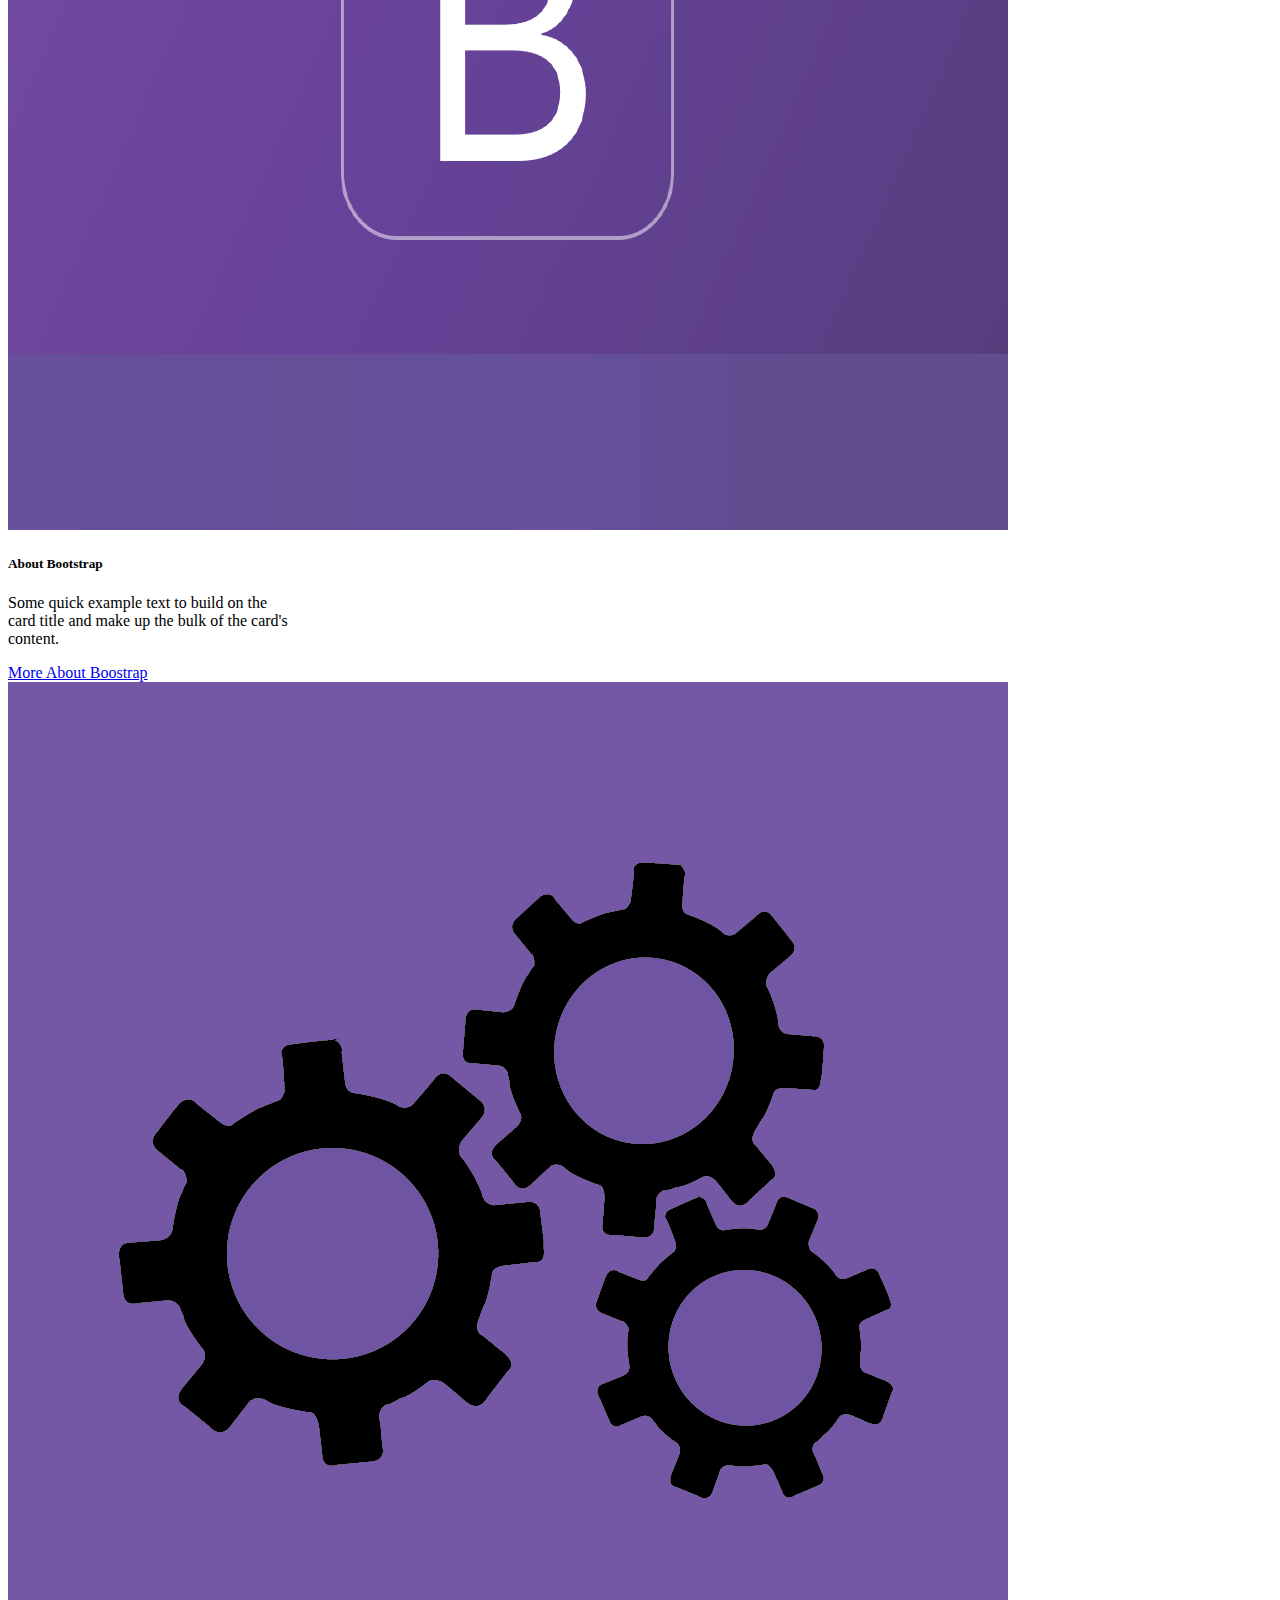
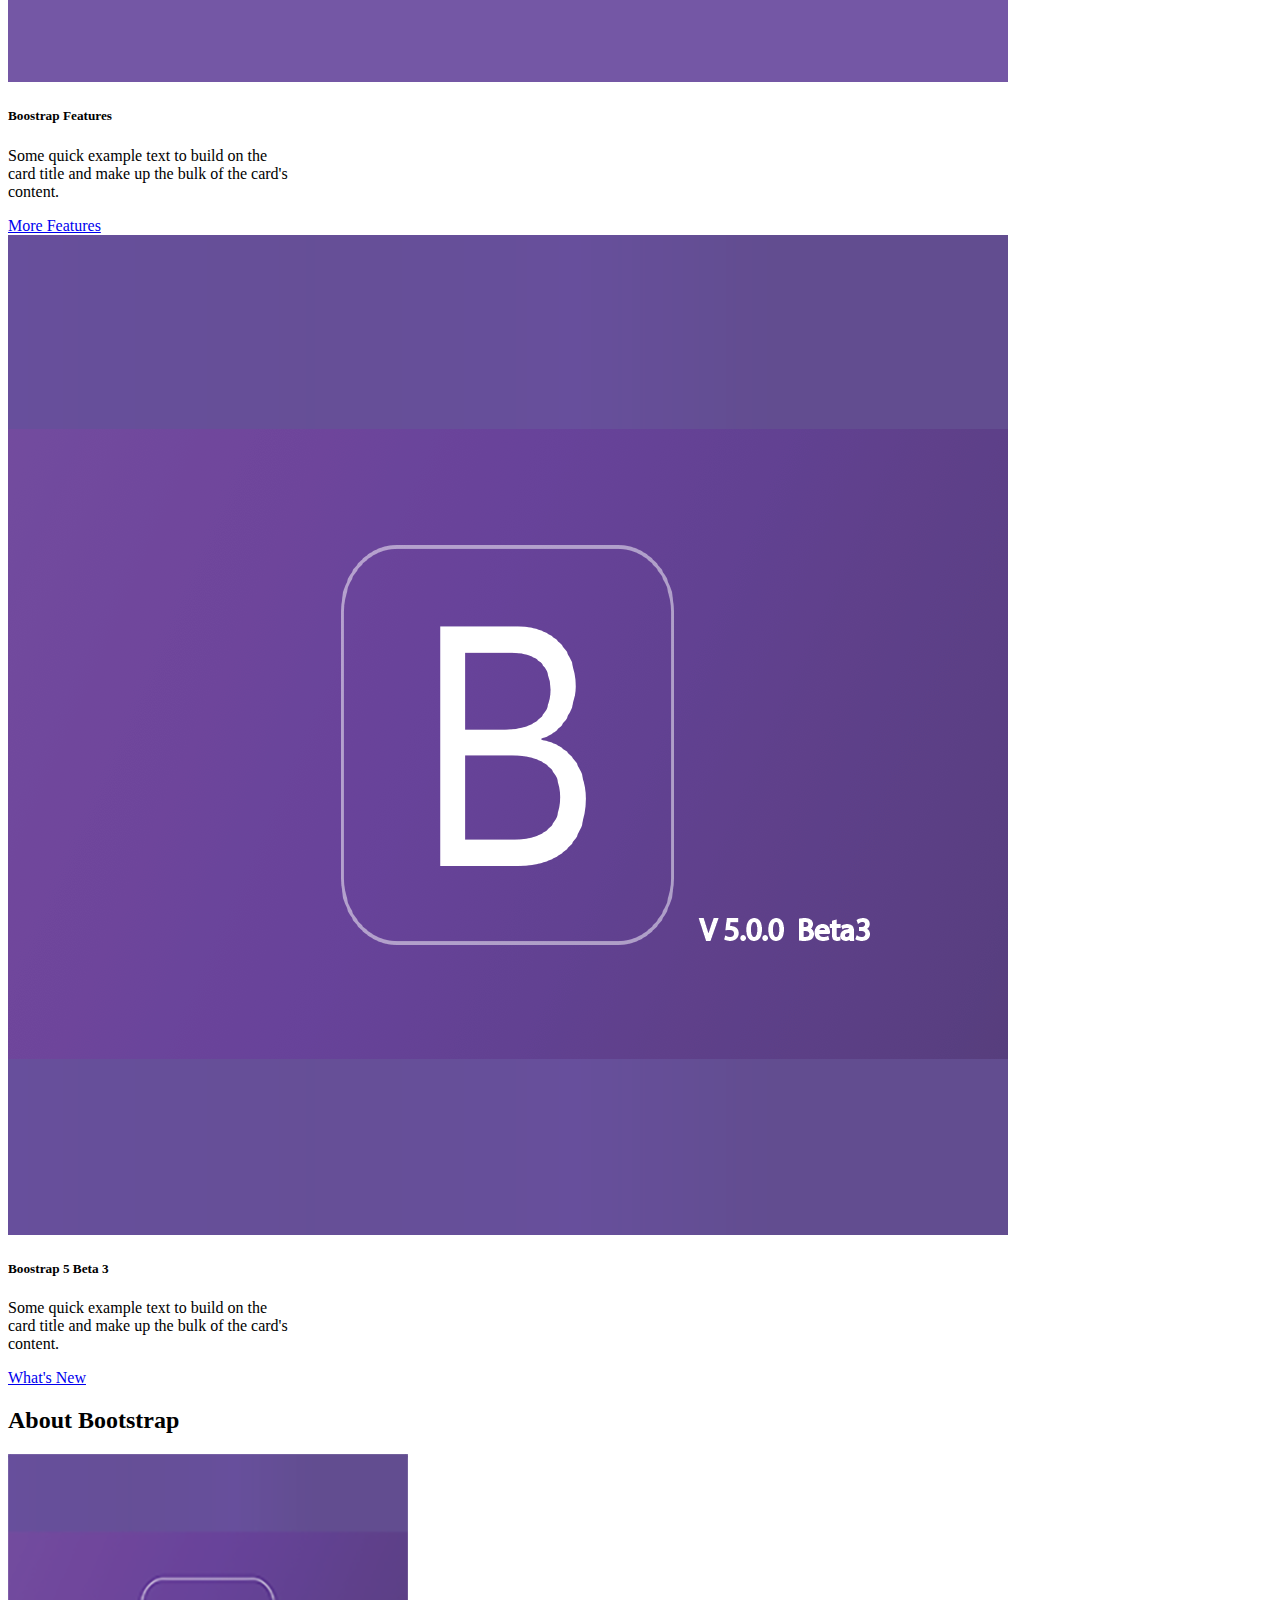
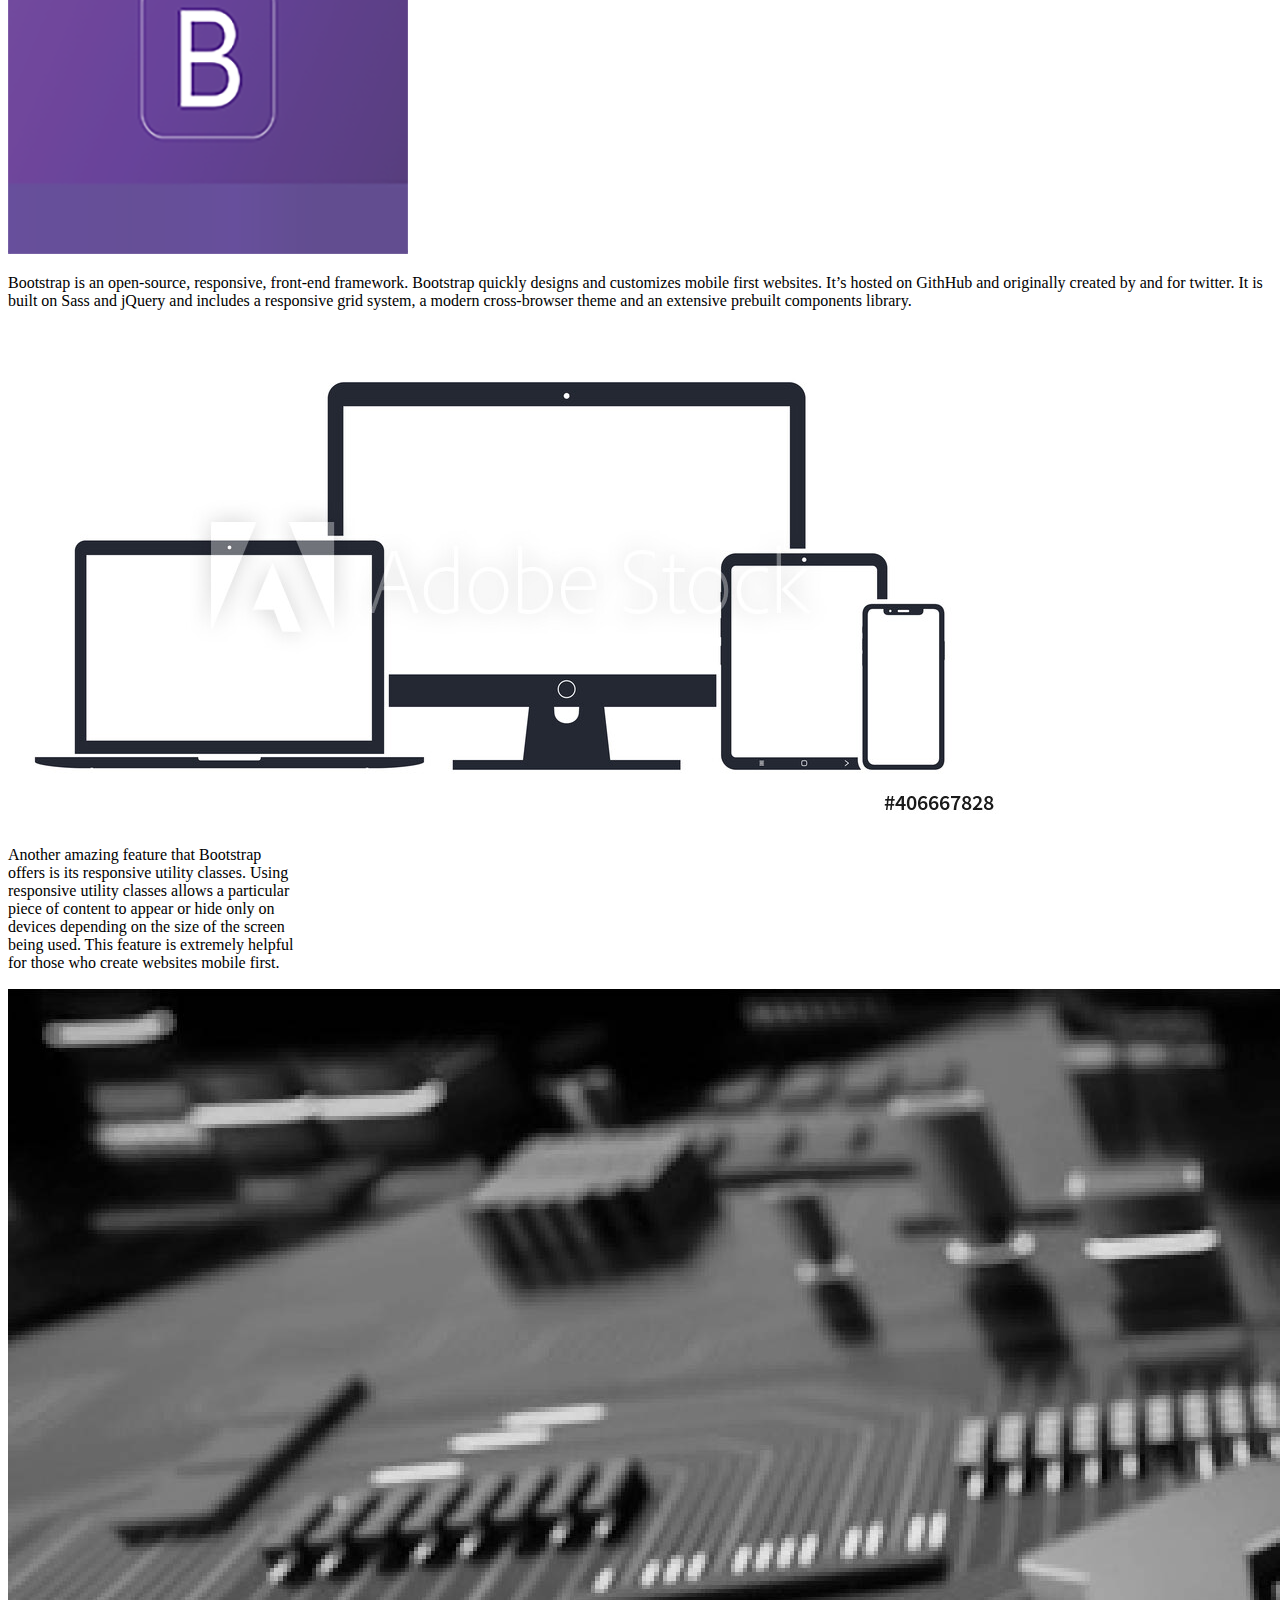
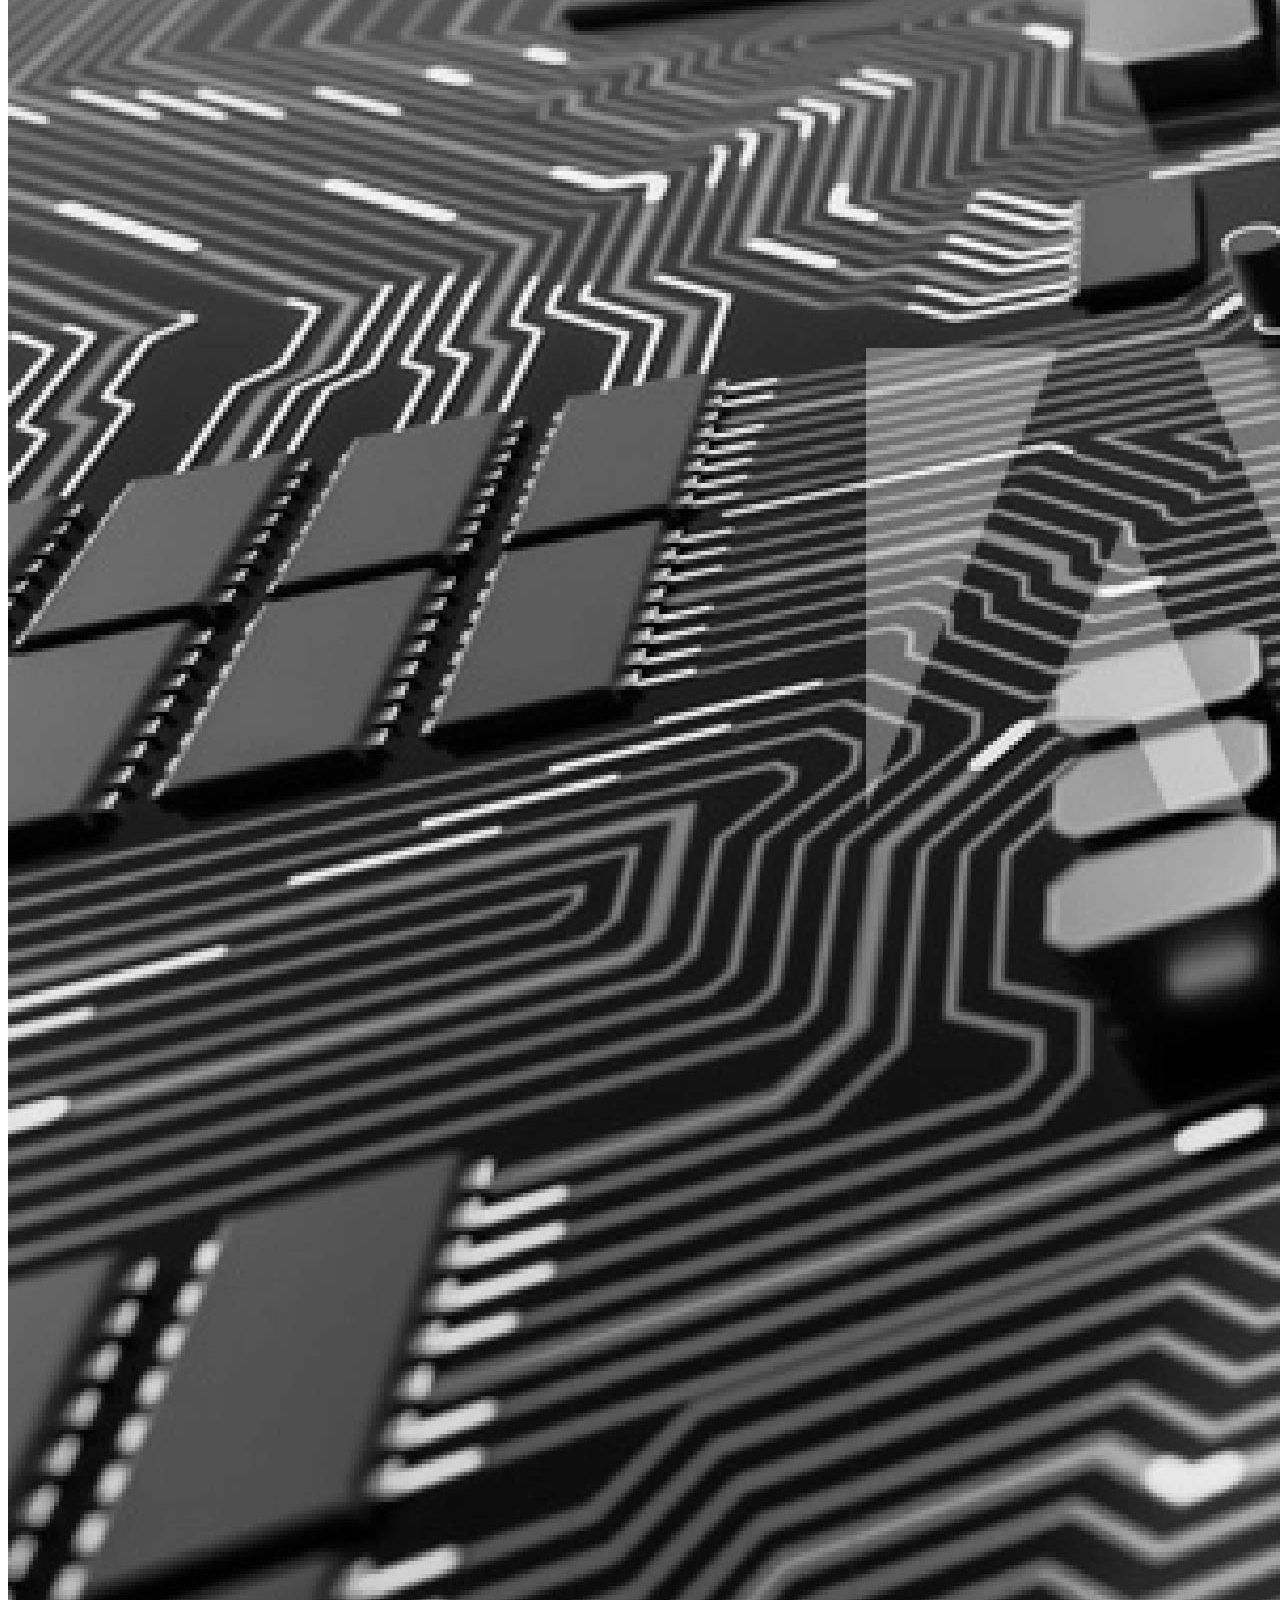
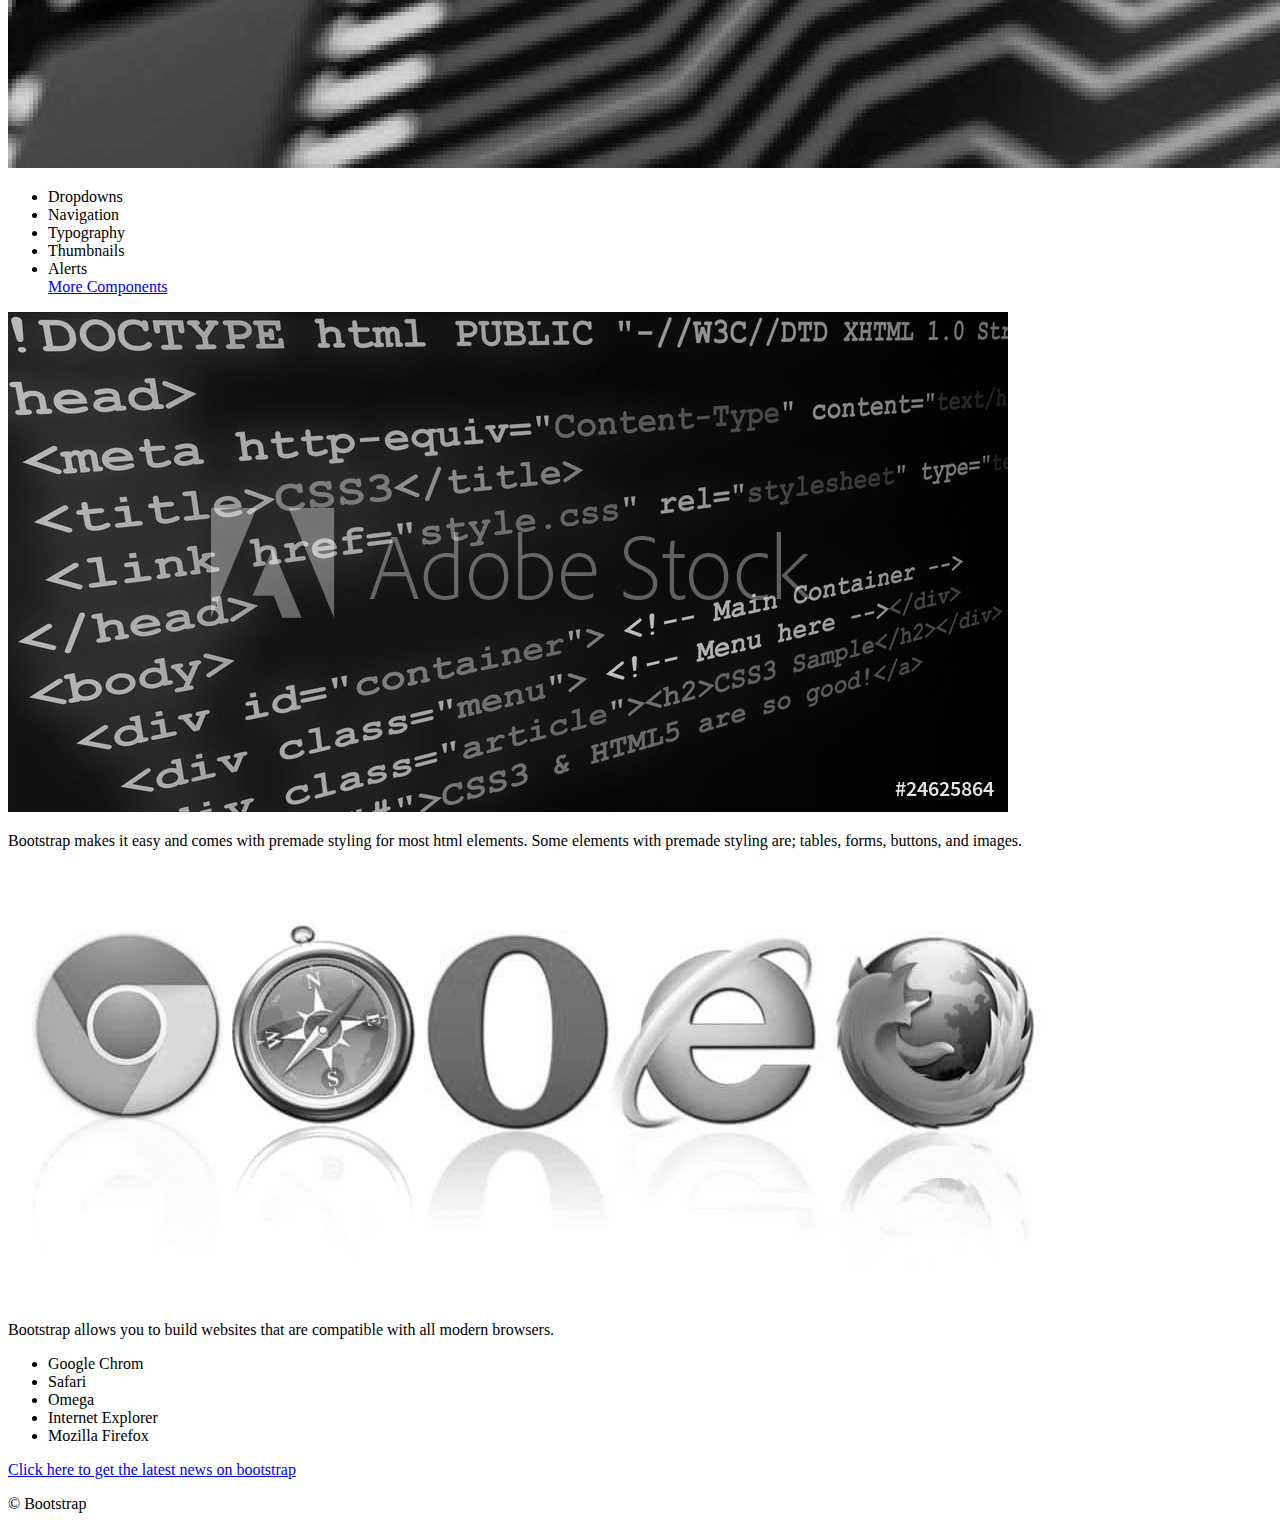
<file: week 10/index.html>
<!doctype html>
<html lang="en">
  <head>
    <!-- Required meta tags -->
    <meta charset="utf-8">
    <meta name="viewport" content="width=device-width, initial-scale=1">
    
    <!-- Bootstrap CSS -->
    <link href="https://cdn.jsdelivr.net/npm/bootstrap@5.0.0-beta3/dist/css/bootstrap.min.css" rel="stylesheet" integrity="sha384-eOJMYsd53ii+scO/bJGFsiCZc+5NDVN2yr8+0RDqr0Ql0h+rP48ckxlpbzKgwra6" crossorigin="anonymous">
    
    <title>Bootstrap</title>
    
    <!---------- 
      Navigation 
   ------------->
    <nav class="navbar
    navbar-expand-md
    bg-dark
    navbar-dark
    fixed-top">
    <div class="container-fluid">
      <a href="index.html" class="navbar-brand">Bootstrap</a>
      <!-- Navbar collapse icon for mobile -->
      <button class="navbar-toggler"
      data-toggle="collapse"
      data-target="#navbarNav">
      <span class="navbar-toggler-icon"></span>
    </button>
    <!-- Navigation buttons -->
    <div id="navbarNav" class="collapse navbar-collapse">
      <div class="ml-auto navbar-nav">
        <a href="index.html" class="nav-link active">Home</a>
        <a href="#about" class="nav-link">About</a>
        <a href="#features" class="nav-link">Features</a>
        <a href="#beta" class="nav-link">Beta</a>
        <div class="ml-auto
        .text-nowrap
        btn.sm
        ">
        <a href="https://getbootstrap.com/docs/5.0/getting-started/download/" class="btn btn-dark btn-outline-light btn-sm ">Download Bootstrap</a>
      </div>
    </div>
  </div>
</div>
</nav>
</head>
<body>
  <!-------------------------------------
               Site Content 
  -------------------------------------->
  <!-- Page Heading -->
  <div class="card bg-dark text-white mb-4">
    <img src="images/home-wallpaper.png" class="card-img image-fluid " alt="landing-image">
    <div class="card-img-overlay text-center mt-5">
      <h1 class="card-text">Everthing Boostrap!</h1>
      <p class="card-text Display-6">Everything you need to know about bootstrap in mutes.</p>
    </div>
  </div>
  <!-- Cards -->
  <!-- About bootstrap card -->
  <div class="container">
              <div class="row 
              border-bottom 
              border-4 
              border-dark">
              <div class="col-sm">
           <div class="card 
                       text-white 
                       bg-dark 
                       mb-sm-4 
                       mx-sm-auto" style="width: 18rem;">
            <img src="images/logo.png" class="card-img-top" alt="logo">
            <div class="card-body">
              <h5 class="card-title">About Bootstrap </h5>
              <p class="card-text">Some quick example text to build on the card title and make up the bulk of the card's content.</p>
              <a href="https://getbootstrap.com/docs/4.6/about/overview/" class="btn btn-light">More About Boostrap</a>
            </div>
          </div>
        </div>
        <!-- Bootstrap features card -->
        <div class="col-sm">
          <div class="card 
                      text-white 
                      bg-dark 
                      mb-sm-4 
                      mx-sm-auto" style="width: 18rem;">
            <img src="images/gear.png" class="card-img-top" alt="gears">
            <div class="card-body">
              <h5 class="card-title">Boostrap Features</h5>
              <p class="card-text">Some quick example text to build on the card title and make up the bulk of the card's content.</p>
              <a href="https://getbootstrap.com/docs/4.6/getting-started/introduction/" class="btn btn-light">More Features</a>
            </div>
          </div>
        </div>
        <!-- Version 5 Beta 3 Card -->
        <div class="col-sm">
          <div class="card 
                      text-white 
                      bg-dark 
                      mb-sm-4 
                      mx-sm-auto" style="width: 18rem;">
            <img src="images/beta.png" class="card-img-top" alt="beta logo">
            <div class="card-body">
              <h5 class="card-title">Boostrap 5 Beta 3</h5>
              <p class="card-text">Some quick example text to build on the card title and make up the bulk of the card's content.</p>
              <a href="https://blog.getbootstrap.com" class="btn btn-light">What's New</a>
            </div>
          </div>
        </div>
      </div>
      
      <!------------------------
         About Bootstrap Section 
      -------------------------->
      <h2 class="
      text-decoration-underline
      text-center
      mt-sm-4"> About Bootstrap</h2>
      <div id="about" class="clearfix container mb-5 pb-md-5 border-bottom border-4 border-dark">
        <img src="images/logo-small.png" class=" img-fluid
                                           float-start
                                           me-md-4
                                           " alt="logo">
          <p class="display-6">Bootstrap is an open-source, responsive, front-end framework. Bootstrap quickly designs and customizes mobile first websites. It’s hosted on GithHub and originally created by and for twitter. It is built on Sass and jQuery and includes a responsive grid system, a modern cross-browser theme and an extensive prebuilt components library. </p>
      </div>
      <!-- ----------------------
        Bootstrap Features section 
      ---------------------------->
      <div id="features" class="row shadow p-5 mb-5 bg-body rounded ">
        <!-- Responsive feature card -->
        <div class="card mt-6 pt-3 col-sm" style="width: 18rem;">
          <img src="images/responsive.png" class="card-img-top" alt="...">
          <div class="card-body">
            <p class="card-text">Another amazing feature that Bootstrap offers is its responsive utility classes. Using responsive utility classes allows a particular piece of content to appear or hide only on devices depending on the size of the screen being used. This feature is extremely helpful for those who create websites mobile first.</p>
          </div>
        </div>
        <!-- Component features Card -->
        <div class="card col-md" style="width: 18rem;">
          <img src="images/components.jpg" class="card-img-top" alt="...">
          <div class="card" style="width: auto;">
            <ul class="list-group list-group-flush">
              <li class="list-group-item">Dropdowns</li>
              <li class="list-group-item">Navigation</li>
              <li class="list-group-item">Typography</li>
              <li class="list-group-item ">Thumbnails</li>
              <li class="list-group-item">Alerts</li>
              <a href="https://getbootstrap.com/2.3.2/components.html" class="btn btn-outline-dark">More Components</a>
            </ul>
          </div>
        </div>
        <!-- Force next set of cards to be on a new line -->
        <div class="w-100"></div>
        <!-- HTML Features Card -->
        <div class="card mt-6 pt-3 col-sm" style="width: auto;">
          <img src="images/html.png" class="card-img-top" alt="...">
          <div class="card-body">
            <p class="card-text">Bootstrap makes it easy and comes with premade styling for most html elements. Some elements with premade styling are; tables, forms, buttons, and images.</p>
          </div>
        </div>
        <!-- Browesers feature card -->
        <div class="card mt-6 pt-3 col-sm" style="width: auto;">
          <img src="images/Browsers.png" class="card-img-top" alt="...">
          <div class="card-body">
            <p class="card-text display-6">Bootstrap allows you to build websites that are compatible with all modern browsers.</p>
            <div class="card" style="width: auto;">
              <ul class="list-group list-group-flush">
                <li class="list-group-item">Google Chrom</li>
                <li class="list-group-item">Safari</li>
                <li class="list-group-item">Omega</li>
                <li class="list-group-item ">Internet Explorer</li>
                <li class="list-group-item">Mozilla Firefox</li>
              </div>
            </div>
          </div>
        </div>
          <!------------------------
            Beta portion of the site
          ------------------------->
          <div id="beta" class="mb-4">
            <a href="https://blog.getbootstrap.com" class="display-5 ">Click here to get the latest news on bootstrap</a>
          </div>
          </div>
            <!------
              Footer
             ------->
            <footer class="bg-secondary row">
                <p class="display- col">&copy; Bootstrap</p>
            </footer>
      <!-- Optional JavaScript; choose one of the two! -->
      
    <!-- Option 1: Bootstrap Bundle with Popper -->
    <script src="https://cdn.jsdelivr.net/npm/bootstrap@5.0.0-beta3/dist/js/bootstrap.bundle.min.js" integrity="sha384-JEW9xMcG8R+pH31jmWH6WWP0WintQrMb4s7ZOdauHnUtxwoG2vI5DkLtS3qm9Ekf" crossorigin="anonymous"></script>

    <!-- Option 2: Separate Popper and Bootstrap JS -->
    <!--
    <script src="https://cdn.jsdelivr.net/npm/@popperjs/core@2.9.1/dist/umd/popper.min.js" integrity="sha384-SR1sx49pcuLnqZUnnPwx6FCym0wLsk5JZuNx2bPPENzswTNFaQU1RDvt3wT4gWFG" crossorigin="anonymous"></script>
    <script src="https://cdn.jsdelivr.net/npm/bootstrap@5.0.0-beta3/dist/js/bootstrap.min.js" integrity="sha384-j0CNLUeiqtyaRmlzUHCPZ+Gy5fQu0dQ6eZ/xAww941Ai1SxSY+0EQqNXNE6DZiVc" crossorigin="anonymous"></script>
    -->
    <!-- SASS -->
    

   

  </body>
</html>
</file>
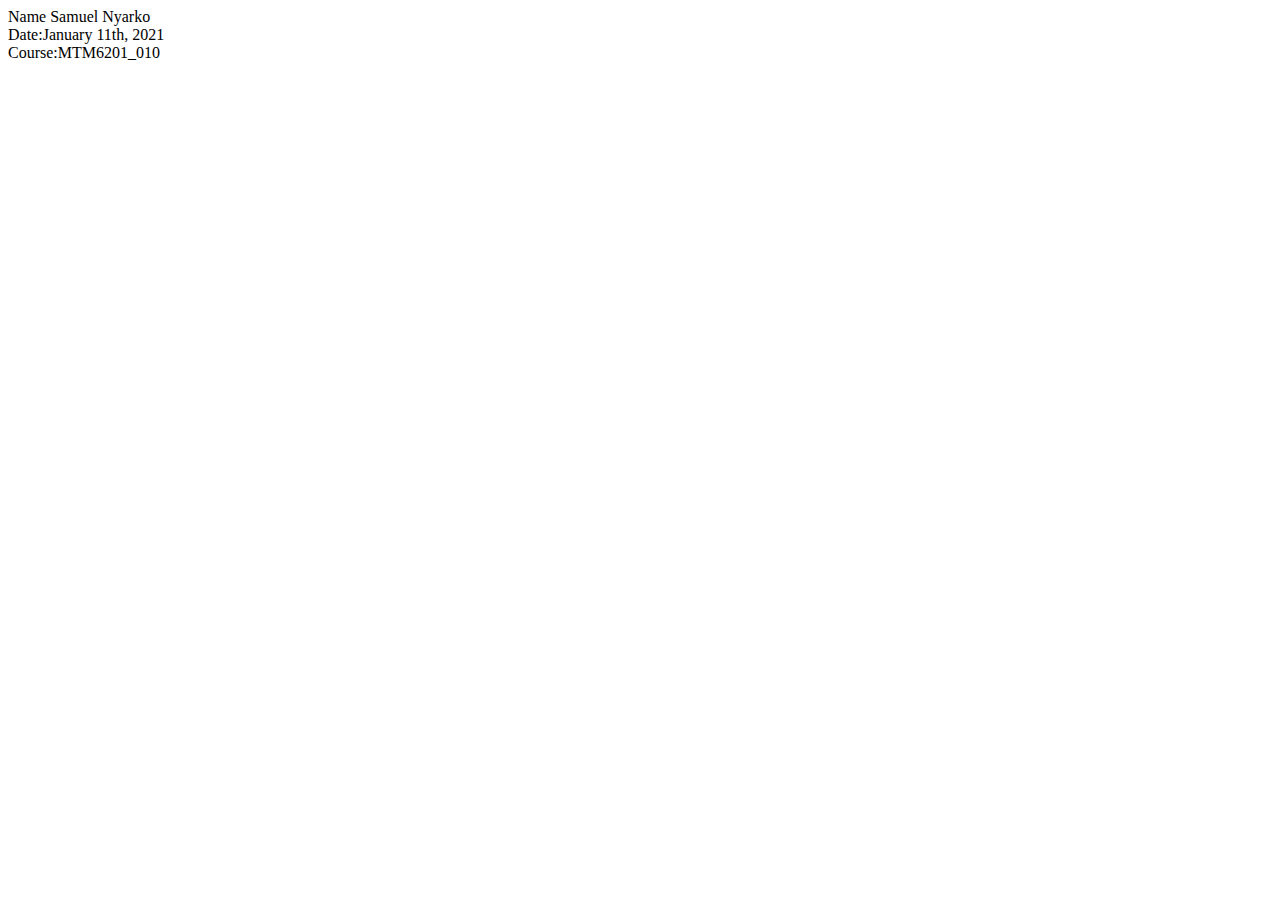
<file: week-1/index.html>
<!DOCTYPE html>
<html lang="en">
<head>
    <meta charset="UTF-8">
    <meta name="viewport" content="width=device-width, initial-scale=1.0">
    <title>Week 1</title>
</head>
<body>
    <section>
        Name Samuel Nyarko
    </section>
    <section>
        Date:January 11th, 2021
    </section>
    <section>
        Course:MTM6201_010
    </section>
</body>
</html>
</file>
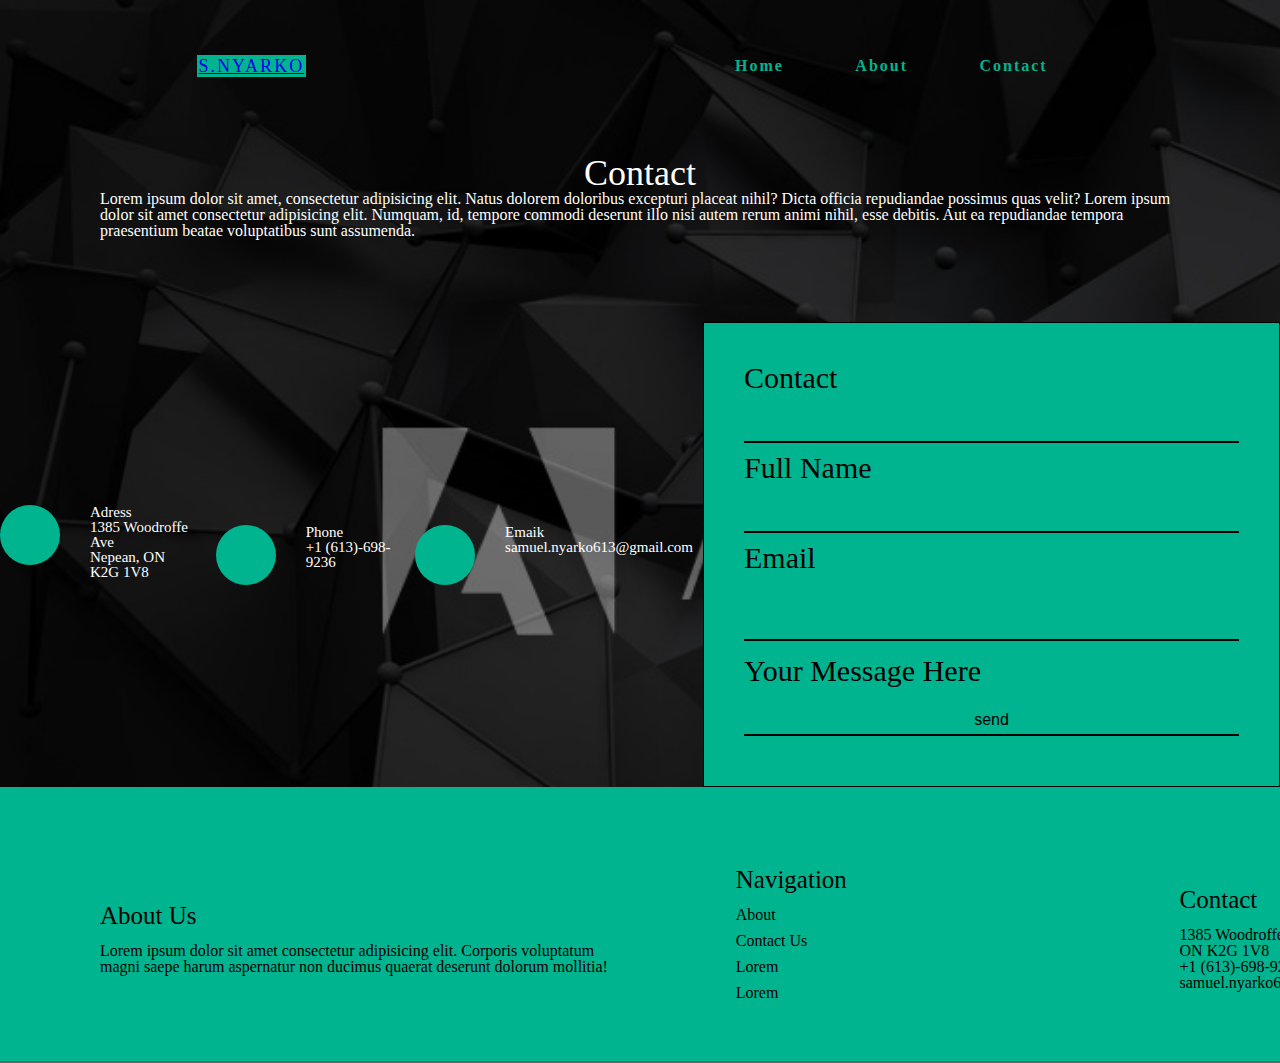
<file: Final/contact.html>
<!DOCTYPE html>
<html lang="en">
<head>
    <meta charset="UTF-8">
    <meta http-equiv="X-UA-Compatible" content="IE=edge">
    <meta name="viewport" content="width=device-width, initial-scale=1.0">
    <!-- icon font -->
    <link rel="stylesheet" href="https://cdn.iconmonstr.com/1.3.0/css/iconmonstr-iconic-font.min.css">
    <link rel="stylesheet" href="css/contact.css">
    <title>Contact</title>
</head>
<body>
     <!-- Sites Navigation -->
     <nav class="navbar">
        <div class="logo">
            <a href="home.html"><h2> S.NYARKO </h2> </a>
        </div>
        <a href="#" class="menu-toggle">
            <span class="line"></span>
            <span class="line"></span>
            <span class="line"></span>
        </a>
        <ul class="nav-links">
            <li>
                <a href="home.html">Home</a>
            </li>
            <li>
                <a href="about.html">About</a>
            </li>
            <li>
                <a href="contact.html">Contact</a>
            </li>
        </ul>
    </nav> 

    <div class="contact">
        <div class="info">
            <h2>Contact</h2>
            <p>Lorem ipsum dolor sit amet, consectetur adipisicing elit. Natus dolorem doloribus excepturi placeat nihil? Dicta officia repudiandae possimus quas velit? Lorem ipsum dolor sit amet consectetur adipisicing elit. Numquam, id, tempore commodi deserunt illo nisi autem rerum animi nihil, esse debitis. Aut ea repudiandae tempora praesentium beatae voluptatibus sunt assumenda.</p>
        </div>
        <div class="container">
            <div class="contact-info">
                <div class="box">
                    <div class="icon"><i class="im im-location"></i></div>
                    <div class="text">
                         <h3>Adress</h3>
                         <p>1385 Woodroffe Ave<br> Nepean, ON<br> K2G 1V8</p>
                    </div>
                    <div class="box">
                        <div class="icon"><i class="im im-phone"></i></div>
                        <div class="text">
                             <h3>Phone</h3>
                             <p>+1 (613)-698-9236</p>
                        </div>
                </div>
                <div class="box">
                    <div class="icon"><i class="im im-mail"></i></div>
                    <div class="text">
                         <h3>Emaik</h3>
                         <p>samuel.nyarko613@gmail.com</p>
                    </div>
                    </div>
            </div>
        </div>
        <div class="contact-form">
            <form>
                <h2>Contact</h2>
                <div class="inputbox input 1">
                    <input type="text" name="Name" required="required">
                    <span>Full Name</span>
                </div>
                <div class="inputbox input2">
                    <input type="text" name="Email" required="required">
                    <span>Email</span>
                </div>
                <div class="inputbox input3">
                    <textarea required="required"></textarea>
                    <span>Your Message Here</span>
                </div>
                <div class="inputbox">
                    <input type="submit" name="Submit" value="send" class="btn">
                </div>
            </form>
        </div>
    </div>
    <!-- Footer oortion -->
    <footer>
        <div class="container">
            <div class="aboutus">
                <h3>About Us</h3>
                <p>Lorem ipsum dolor sit amet consectetur adipisicing elit. Corporis voluptatum magni saepe harum aspernatur non ducimus quaerat deserunt dolorum mollitia!</p>
            </div>
            <div class="footer-menu">
                <h3>Navigation</h3>
                <ul>
                    <li>
                        <a href="#">About</a>
                    </li>
                    <li>
                        <a href="#">Contact Us</a>
                    </li>
                    <li>
                        <a href="#">Lorem</a>
                    </li>
                    <li>
                        <a href="#">Lorem</a>
                    </li>
                </ul>
            </div>
            <div class="contact">
                <h3>Contact</h3>
                <ul class="information">
                    <li>
                        <span></span>
                        <span>1385 Woodroffe Ave, <br>ON K2G 1V8</span>
                    </li>
                    <li>
                        <span></span>
                        <span>+1 (613)-698-9236</span>
                    </li>
                    <li>
                        <span></span>
                        <span>samuel.nyarko613@gmail.com</span>
                    </li>
                </ul>
            </div>
        </div>
        </footer>
    </div>
</body>
</html>
</file>
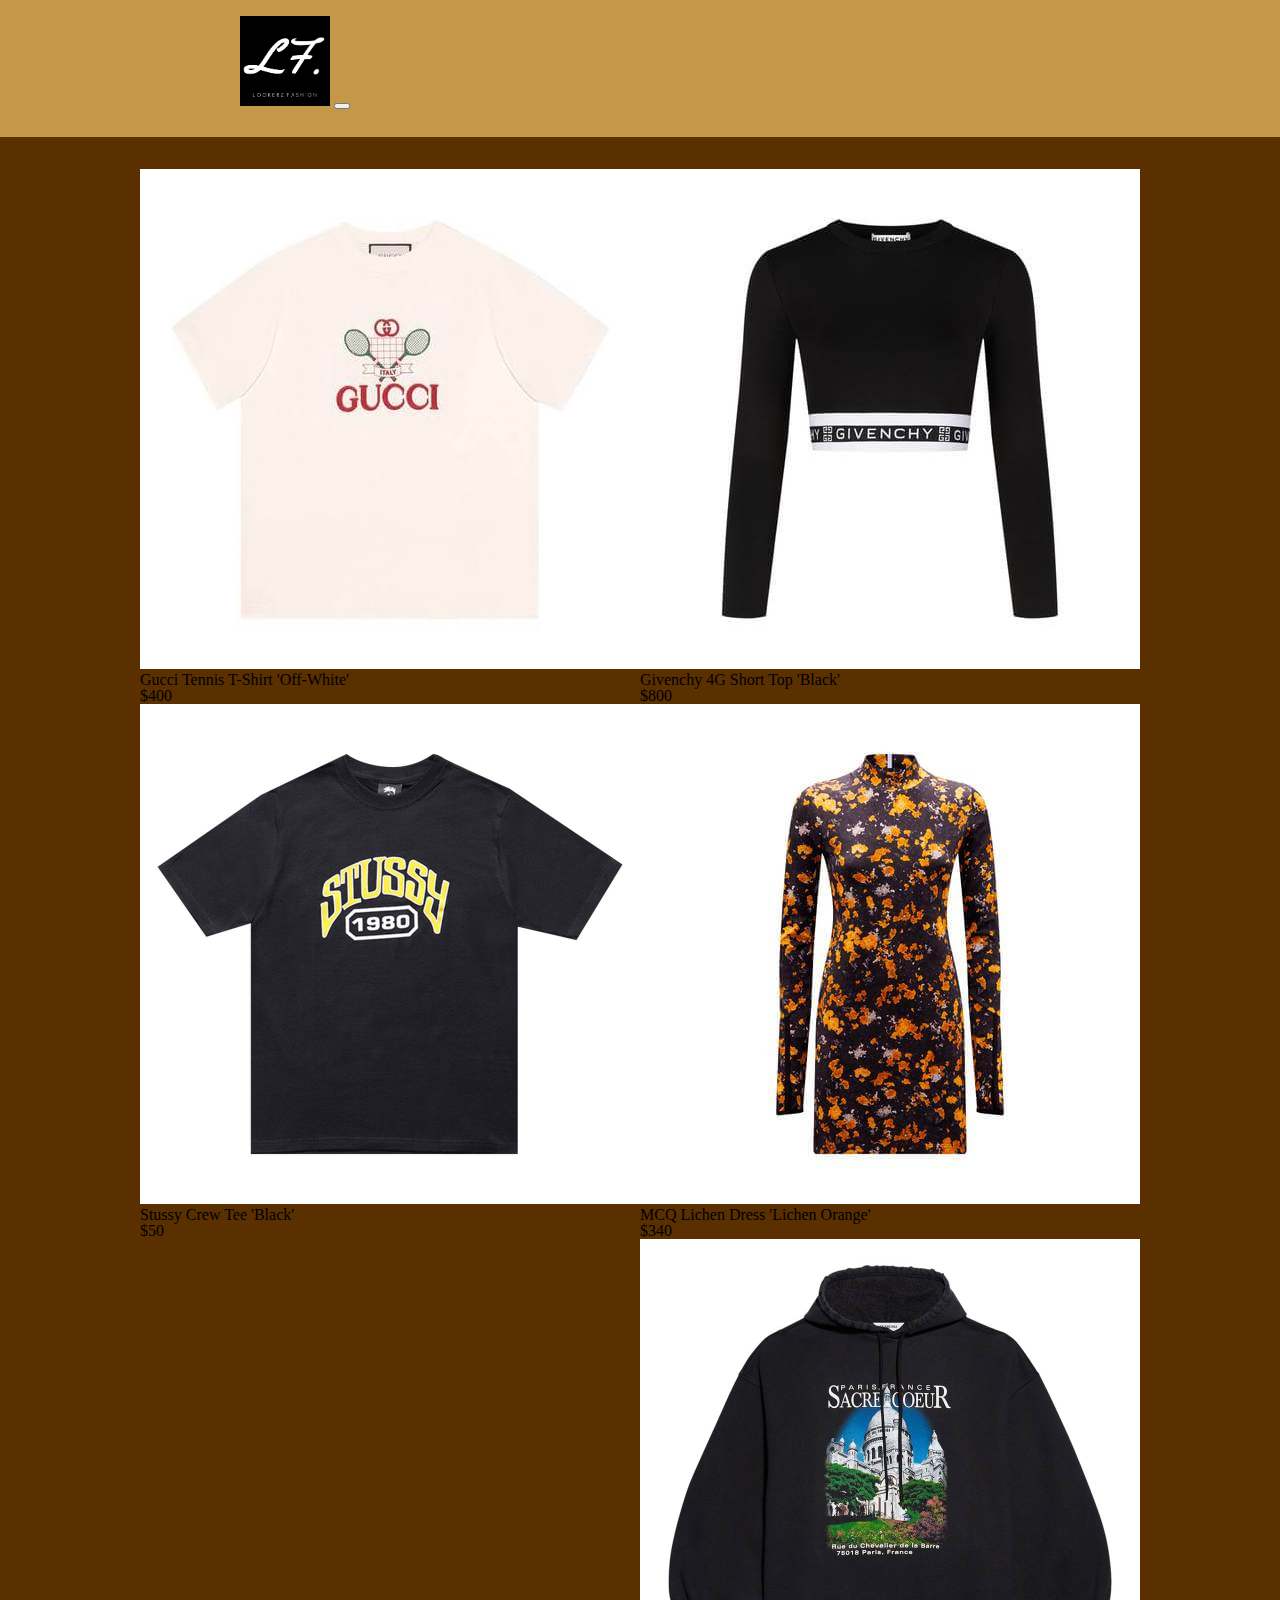
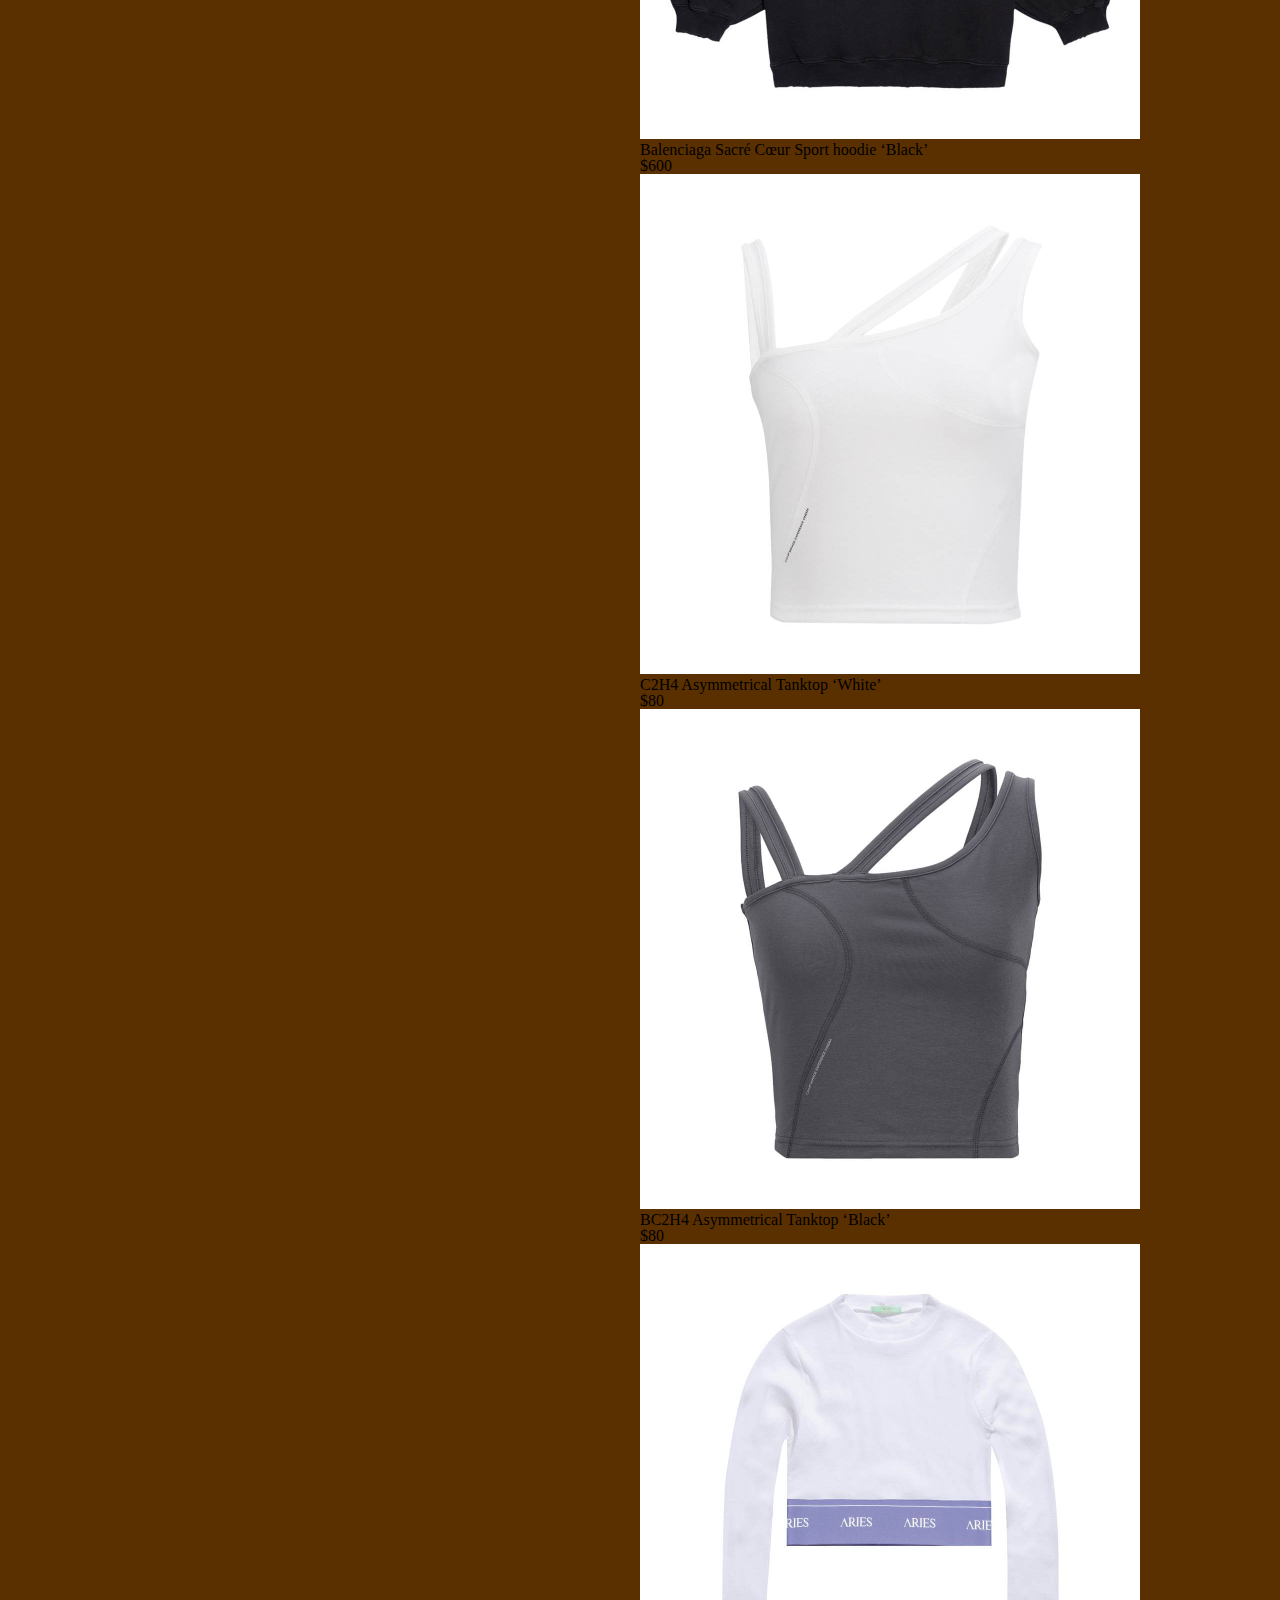
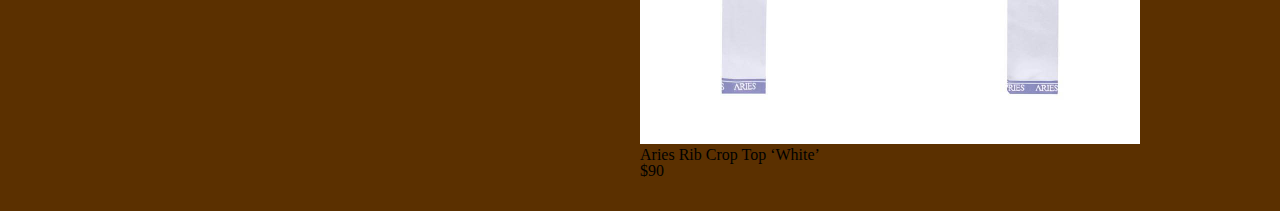
<file: prototype/womens-apparel.html>
<!DOCTYPE html>


<head>
    <meta charset="UTF-8">
    <meta name="viewport" content="width=device-width, initial-scale=1.0">
    <title>Lookerz Fashion</title>
   <!-- Custom Styles -->
    <link rel="stylesheet" href="css/apparel.css">
    <!-- Icon Font -->
    <link rel="stylesheet" href="https://cdn.iconmonstr.com/1.3.0/css/iconmonstr-iconic-font.min.css">
</head>

<!-- Site  header -->
<header>
    <!-- Site Loho -->
    <img src="images/Logo.png" alt="Logo" class="logo">
    <!-- Shopping cart -->
    <button class="dropbtn"></button><i class="im im-shopping-cart"></i></i></button>
    <!-- Site Navigation -->
    <div class="mobile-nav">
            <div class="dropdown">
              <button class="dropbtn"></button><i class="im im-menu"></i></i></button>
              <div class="dropdown-content">
                <a href="index.html">Home</a>
                <a href="mens-apparel.html">Mens Apparel</a>
                <a href="womens-apparel.html">Womens Apparel</a>
                <a href="#">Accesories</a>
              </div>
            </div> 
    </div>
</header>

<main>
    <div class="container">
        <div class="wshop">
            <div class="WGucci">
                <img src="images/gucci-womens.jpg" alt="Gucci T-Shirts">
                <p>Gucci Tennis T-Shirt 'Off-White'</p>
                <p>$400</p>
            </div>
            
            <div class="WGivenchy">
                <img src="images/givency-womens.jpg" alt="Givenchy 4G Short Top">
                <p>Givenchy 4G Short Top 'Black'</p>
                <p>$800</p>
            </div>
            
            <div class="WStussy">
                <img src="images/Stussy-womens-.jpg" alt="Stussy T-shirt">
                <p>Stussy Crew Tee 'Black'</p>
                <p>$50</p>
            </div>
            
            <div class="Wmcq">
                <img src="images/mcq-womens.jpg" alt="MCQ Dress">
                <p>MCQ Lichen Dress 'Lichen Orange'</p>
                <p>$340</p>
                
                <div class="WBalenciaga">
                    <img src="images/Balrnciaga-womens.jpg" alt="Balenciaga Sweater">
                    <p>Balenciaga Sacré Cœur Sport hoodie ‘Black’</p>
                    <p>$600</p>
                </div>
                
                <div class="Wchw">
                    <img src="images/chw-womens.jpg" alt="Balenciaga Sweater">
                    <p>C2H4 Asymmetrical Tanktop ‘White’</p>
                    <p>$80</p>
                </div>
                
                <div class="Wchb">
                    <img src="images/ch-womens.jpg" alt="Balenciaga Sweater">
                    <p>BC2H4 Asymmetrical Tanktop ‘Black’</p>
                    <p>$80</p>
                </div>
                
                <div class="Waries">
                    <img src="images/aries-womens.jpg" alt="Balenciaga Sweater">
                    <p>Aries Rib Crop Top ‘White’</p>
                    <p>$90</p>
                </div>
            </div>
        </div>
    </div>
    </main>
</file>
<file: mtm6201-page-redesign-master/base.css>
#nav {
  width: 1200px;
  margin: 0px auto;
  padding: 30px;

  border: 3px solid cadetblue;
  background-color: burlywood;
  text-align: center;
}

#main {
  max-width: 1200px;
  margin: 0px auto;

  background-color: rebeccapurple;
}

.nav .nav-link {
  margin: 1rem;

  font-size: 1.5rem;
  font-weight: bold;
  text-decoration: none;
}

#home {
  padding: 100px;
  background-color: indianred;
}

section.home {
  font-family: cursive;
  font-size: 1.5rem;
  text-align: center;
}

.page-title,
.section-title {
  font-size: 2.5rem;
  text-align: center;
}

#about {
  padding: 100px 0px;
  background-color: greenyellow;
}

.about {
  font-family: Arial, Helvetica, sans-serif;
  font-size: 1.75rem;
  color: lavender
}

.about-image {
  float: left;

  width: 300px;
}

#contact {
  padding: 100px 0px;
  background-color: f
}

.contact-form {
  padding: 30px;
  background-color: goldenrod;
  width: 600px;
  margin: 0px auto;
}

label {
  font-size: 1.5rem;

}

.contact-form-input {
  padding: 10px;
  width: 100%;
}
</file>
<file: Final/css/landing.css>
/* http://meyerweb.com/eric/tools/css/reset/ 
   v2.0 | 20110126
   License: none (public domain)
*/

html, body, div, span, applet, object, iframe,
h1, h2, h3, h4, h5, h6, p, blockquote, pre,
a, abbr, acronym, address, big, cite, code,
del, dfn, em, img, ins, kbd, q, s, samp,
small, strike, strong, sub, sup, tt, var,
b, u, i, center,
dl, dt, dd, ol, ul, li,
fieldset, form, label, legend,
table, caption, tbody, tfoot, thead, tr, th, td,
article, aside, canvas, details, embed, 
figure, figcaption, footer, header, hgroup, 
menu, nav, output, ruby, section, summary,
time, mark, audio, video {
	margin: 0;
	padding: 0;
	border: 0;
	font-size: 100%;
	font: inherit;
	vertical-align: baseline;
}
/* HTML5 display-role reset for older browsers */
article, aside, details, figcaption, figure, 
footer, header, hgroup, menu, nav, section {
	display: block;
}
body {
	line-height: 1;
}
ol, ul {
	list-style: none;
}
blockquote, q {
	quotes: none;
}
blockquote:before, blockquote:after,
q:before, q:after {
	content: '';
	content: none;
}
table {
	border-collapse: collapse;
	border-spacing: 0;


/* -------------------------
        Custon Styles
-------------------------- */

/* -------------------------------------------
                LANDING PAGE 
-------------------------------------------- */

}html{
    background-color: #000000;
    color: white;
}

.container{
    max-width: 1200px;
    margin:  0 auto;
    padding: 2em;
}

h1{
    font-size: 40pt;
    margin-top: 6em;
    font-weight:bold;
}

p{
    margin-top: .5em;
    margin-bottom: .5em;
}

p,
h1,
input,
a.button{
    text-align: center;
}
form{
    display: block;
    text-align: center;
}


input{
    background-color: black;
    color: white;
    border: none;
    border: 2px solid #00b490;
    border-top: 1px solid inherit;
    width: 40%;
    height: 2.5em;
    margin-bottom: 2em;
}

a.button{
    color: white;
    text-decoration: none;
    border: 1px solid #00b490;
    display: flex;
    justify-content: center;
    font-size: 20px;
    padding: 1em;
    vertical-align: text-bottom;
}

a{
    max-width: 900px;
}

a:hover,
a:focus{
    background-color:#00b490;
    color: black;
}

@media screen and (min-width: 1000px){
    .button{
      margin: 0 auto;
      font-size: 20px;
    }

.input{
    font-size: 20px;
}

    ::-webkit-input-placeholder {
        font-size: 20px;
    }

}
</file>
<file: landing-page/main.css>
/* http://meyerweb.com/eric/tools/css/reset/ 
   v2.0 | 20110126
   License: none (public domain)
*/

html, body, div, span, applet, object, iframe,
h1, h2, h3, h4, h5, h6, p, blockquote, pre,
a, abbr, acronym, address, big, cite, code,
del, dfn, em, img, ins, kbd, q, s, samp,
small, strike, strong, sub, sup, tt, var,
b, u, i, center,
dl, dt, dd, ol, ul, li,
fieldset, form, label, legend,
table, caption, tbody, tfoot, thead, tr, th, td,
article, aside, canvas, details, embed, 
figure, figcaption, footer, header, hgroup, 
menu, nav, output, ruby, section, summary,
time, mark, audio, video {
	margin: 0;
	padding: 0;
	border: 0;
	font-size: 100%;
	font: inherit;
	vertical-align: baseline;
}
/* HTML5 display-role reset for older browsers */
article, aside, details, figcaption, figure, 
footer, header, hgroup, menu, nav, section {
	display: block;
}
body {
	line-height: 1;
}
ol, ul {
	list-style: none;
}
blockquote, q {
	quotes: none;
}
blockquote:before, blockquote:after,
q:before, q:after {
	content: '';
	content: none;
}
table {
	border-collapse: collapse;
	border-spacing: 0;
}

/* ------------------------------------
             Custom Styles
--------------------------------------*/
html{
    background-color: #f7f7ff ;
}

.container{
    max-width: 1000px;
    margin: 0 auto;
    padding: 2em;
}

/* Button style change */
.submit{
    background-color: #57eeab;
    color: black;
    border: none;
    border-radius: 5px;
}
.submit-hours{
    background-color: #ff8480;
    color: white;
    border: none;
    border-radius: 5px;
    font-family: 'Montserrat' , sans-serif;
    font-weight: 700;
    font-size: 20px;
}

/* Changing color of footer */
footer{
    background-color: #fffd8c;
}


/* ------------------------------
         Mobile Styles
---------------------------------*/

/* Change logo size to fit on mobile */
.logo{
    width: 20%;
}

/* Changing the fonts for the introduction */
.introduction h1{
    font-family: 'Montserrat' , sans-serif;
    font-weight: 700;
    font-size: 6rem;
    padding-bottom: 20px;
}
.introduction p{
    font-family: 'Montserrat', sans-serif;
    font-weight: 300;
    font-size: 35px;
    padding-bottom: 20px;
}

/* -----Styling the sign up form -----*/
.apply{
    background-color: white;
    border-radius: 5px;;
    margin-top: 20px;
    box-shadow: 5px 10px  5px grey;
}
 .apply h2{
    font-family: 'Montserrat', sans-serif;
    font-weight: 700;
    font-size: 3rem;
    padding-bottom: 10px;
 }
 /* Removing desktop apply text for mobile */
.form-container{
    max-width: 1200px;
    padding: 1.5em;
}

 .desktop-apply{
     display: none;
 }
.mobile-apply{
    font-family: 'Montserrat', sans-serif;
    font-weight: 100;
    padding-bottom: 10px;
}
.apply-form input{
    background-color: #f7f7f7;
    border: none;
    border-radius: 5px;
    padding-bottom: 1rem;
    width: 100%;
    margin: .5em;
}
input::placeholder{
    font-size: 15px;
    padding-top: 10px;
    padding-left: 10px;
}
.submit{
    width: 100%;
    padding: 10px;
    font-family: 'Montserrat', sans-serif;
    font-weight: 700;
    font-size: 25px;
}

.agreement p{
    font-family: 'Montserrat', sans-serif;
    font-size: 20px;
    font-weight: 100;
    padding-top: 10px;
}
.pr{
    color: #ff8480;
}

/* --------Footer of site------- */
.footer-container{
    margin: 0 auto;
    padding: 0em 3em 0em 3em ;
    padding-top: 1em;
}
.site-footer h2{
    font-family: 'Montserrat', sans-serif;
    font-weight: 700;
    font-size: 20px;
}
.site-footer p{
    font-family: 'Montserrat', sans-serif;
    font-weight: 100;
    font-size: 20px;
}
/* Footer form */
.hour-form{
    display: grid;
    grid-template-columns: .5fr 1fr;
    grid-template-rows: 1fr 1fr;
    grid-template-areas: 
        "hours" "city"
        "submit-hours";
}
.hour-form input{
     background-color: #f7f7f7;
    border: none;
    border-radius: 5px;
    padding-bottom: 1rem;
    margin: .5em;
}
.hours input{
    width: 50%;
}
.city input{
    width: 100%;
}
.submit-hours{
    grid-column-start: 1;
    grid-column-end: 3;
}
.socials img{
    display: inline-block;
    margin:1em;
    padding-right: 3em;
}

/* ---------------------------
       Tablet Styles
-----------------------------*/

@media screen and (min-width:1200px){
    header{
        max-width: 1000px;
        margin: 0 auto;
        padding: 2em;
    }
    .container{
        max-width: 1000px;
        margin: 0 auto;
        padding: 2em;
    }
    /* Introduction on tablet */
    .introduction h1{
        font-size: 8rem;
    }
    .introduction p{
        font-size: 40px;
        padding-top: 2em;
    }

    /* Application form on tablet */
    .mobile-apply{
        font-size: 35px;
    }
   
    .agreement p{
        font-size: 25px;
        text-align: center;
    }

    /* Footer for tablet */
    .footer-container{
        max-width: 1000px;
        margin: 0 auto;
        padding: 2em;
    }
    .hour-form{
        display: flex ;

    }
    .hours input{
        margin-left: auto;
        width: 20em;
    }
    .city input{
        margin-left: auto;
        width: 30em;
    }
    .submit-hours{
        margin-left: 1em;
        width: 15em;
    }
    .socials{
        margin-left: auto;
        margin-right: auto;
        width: 50%;
    }
}

/*-------------------------
     Desktop Styles
-------------------------*/

@media screen and (min-width:1500px){
    /* Desktop Logo position */
    header{
        max-width: 1500px;
        padding:0%;
    }
    /* Creating grid for site layout*/
    .container{
        max-width: 1500px;
        margin: 0 auto;
        padding: 1em;
    }
.grid{
    display: grid;
    grid-template-columns: repeat(3, 2fr);
}

.introduction h1{
    font-size: 40px;
}
.introduction p{
    font-size: 20px;
    padding-top: 1em;
}
.scooter-pic{
    width: 40em;
}
.apply h2{
    font-size: 30px;
}
.apply p{
font-size: 20px;
}
/* Removeing mobile text from desktop site */
.mobile-apply{
    display: none;
}
.desktop-apply{
    display:inline-block ;
    font-family: 'Montserrat', sans-serif;
}
.agreement p{
    font-size: 15px;
    font-weight: 100;
}
/* -------Footer------- */
.footer-container{
    max-width: 1500px;
     margin: 0 auto;
     padding: 1em;
}
.site-footer h2{
    padding-top: .5em;
}
.site-footer p{
    padding-top: .5em;
    padding-bottom: .5em;
}
.hours input{
    width:15em ;
} 
.socials{
    margin-left: 65em;
    width: auto;
}
}
</file>
<file: mtm6201-page-redesign-master/style.css>
/* Css Reset */
/* http://meyerweb.com/eric/tools/css/reset/ 
   v2.0 | 20110126
   License: none (public domain)
*/

html, body, div, span, applet, object, iframe,
h1, h2, h3, h4, h5, h6, p, blockquote, pre,
a, abbr, acronym, address, big, cite, code,
del, dfn, em, img, ins, kbd, q, s, samp,
small, strike, strong, sub, sup, tt, var,
b, u, i, center,
dl, dt, dd, ol, ul, li,
fieldset, form, label, legend,
table, caption, tbody, tfoot, thead, tr, th, td,
article, aside, canvas, details, embed, 
figure, figcaption, footer, header, hgroup, 
menu, nav, output, ruby, section, summary,
time, mark, audio, video {
	margin: 0;
	padding: 0;
	border: 0;
	font-size: 100%;
	font: inherit;
	vertical-align: baseline;
}
/* HTML5 display-role reset for older browsers */
article, aside, details, figcaption, figure, 
footer, header, hgroup, menu, nav, section {
	display: block;
}
body {
	line-height: 1;
}
ol, ul {
	list-style: none;
}
blockquote, q {
	quotes: none;
}
blockquote:before, blockquote:after,
q:before, q:after {
	content: '';
	content: none;
}
table {
	border-collapse: collapse;
	border-spacing: 0;
}
/* ------------------------------------------
                  Custom Styles
----------------------------------------------*/
/* Fixing width of the nav to be dynamic*/
body #nav{
    width: auto;
    max-width: 1200px;
    border: none;
}

/* creating a consistant background color */
#main .home,
#main .about,
#main .contact,
#contact .contact-form{
    background-color: white;
}

/* All section headers to allign to the left and have uniform look*/
#main .page-title,
#main .section-title{
    text-align: left;
    padding-bottom: .5px;
    border-bottom: black 2px solid;
    color: black;
}

/* Remove padding form Home Section to have consistancy throughout the page */
#main #home{
    padding: 0em;
}


/* ---------------
    Mobile Syles
----------------*/

/* ----------Navigation-------------*/

/* Change background color */
body #nav{
    background-color: rgba(0, 0, 0, 0.89);
    border-bottom: gray 3px solid;
}
/* Navigation links color changed to white */
#nav .nav-link{
    color: white;
}


/* --------Home Section of site-------*/

#main #home{
    /* Font switched to a more professional font */
    font-family: 'Open Sans', sans-serif;
    font-size: 20px;
    box-sizing: border-box;
    text-align: left;
    padding-top: 1em;
}
#main #home p{
    padding-top: 1em;
}


/* ---------About Section of the site ----------*/
#main #about{
color: black;
font-size: 20px;
}
#main #about p{
    padding-top: 1em;
}

/* -----------Contact Section of site--------- */
#main #contact{
    padding-top:.5em;
}
#main #contact p{
    font-size: 20px;
    padding-top: 1em;
padding-bottom: .5em;
}
/* Border around the contact form to seperate it from other sections on the site */
#contact .contact-form{
    width: auto;
    border: 1px solid black;
}
#contact .contact-form-input{
    border: black 1px solid;
}
/* Styling the button for a better look */
button{
    background-color: white;
    color: black;
    text-decoration: none;
    display: inline-block;
    padding: 10px;
    border: 1px solid black;
    border-radius: 4px;
}
button:hover,
button:focus{
    background-color: black;
    color: white;
}

/*----------- Footer Section of site -----------*/
footer{
    background-color:rgba(0, 0, 0, 0.89) ;
    color: white;
}


/* -------------------------
         Desktop Style 
----------------------------*/
/* Media query to push contact page downwards for desktop */
@media screen and (min-width: 1015px){
     #main #about p{
         padding-top: 3em;
     }
     }
</file>
<file: prototype/css/main.css>
/* http://meyerweb.com/eric/tools/css/reset/ 
   v2.0 | 20110126
   License: none (public domain)
*/

html, body, div, span, applet, object, iframe,
h1, h2, h3, h4, h5, h6, p, blockquote, pre,
a, abbr, acronym, address, big, cite, code,
del, dfn, em, img, ins, kbd, q, s, samp,
small, strike, strong, sub, sup, tt, var,
b, u, i, center,
dl, dt, dd, ol, ul, li,
fieldset, form, label, legend,
table, caption, tbody, tfoot, thead, tr, th, td,
article, aside, canvas, details, embed, 
figure, figcaption, footer, header, hgroup, 
menu, nav, output, ruby, section, summary,
time, mark, audio, video {
	margin: 0;
	padding: 0;
	border: 0;
	font-size: 100%;
	font: inherit;
	vertical-align: baseline;
}
/* HTML5 display-role reset for older browsers */
article, aside, details, figcaption, figure, 
footer, header, hgroup, menu, nav, section {
	display: block;
}
body {
	line-height: 1;
}
ol, ul {
	list-style: none;
}
blockquote, q {
	quotes: none;
}
blockquote:before, blockquote:after,
q:before, q:after {
	content: '';
	content: none;
}
table {
	border-collapse: collapse;
	border-spacing: 0;
}

/*--------------------------------- 
            Custom Styles 
---------------------------------*/
html{
    background-color: #5b3000 ;
	color: white;
}

.im im-menu{
	color: #c59849;
}

.im im-shopping-cart{
	display: inline-block;
}
.logo{
	width: 90px;
	height: 90px;
	margin-left: 15em;
	margin-top: 1em;
	margin-bottom: 0%;
}

/* Navbar container */
.mobile-nav {
	overflow: hidden;
	background-color: #c59849;
  }
  
  /* Links inside the navbar */
  .mobile-nav a {
	float: left;
	font-size: 16px;
	color: white;
	text-align: center;
	padding: 14px 16px;
	text-decoration: none;
  }
  
  /* The dropdown container */
  .dropdown {
	float: left;
	overflow: hidden;
  }
  
  /* Dropdown button */
  .dropdown .dropbtn {
	font-size: 16px; 
	border: none;
	outline: none;
	color: white;
	padding: 14px 16px;
	background-color: inherit;
	font-family: inherit; /* Important for vertical align on mobile phones */
	margin: 0; /* Important for vertical align on mobile phones */
  }
  
  /* Add a red background color to navbar links on hover */
  .mobile-nav a:hover, .dropdown:hover .dropbtn {
	background-color: red;
  }
  
  /* Dropdown content (hidden by default) */
  .dropdown-content {
	display: none;
	position: absolute;
	background-color: #f9f9f9;
	min-width: 160px;
	box-shadow: 0px 8px 16px 0px rgba(0,0,0,0.2);
	z-index: 1;
  }
  
  /* Links inside the dropdown */
  .dropdown-content a {
	float: none;
	color: black;
	padding: 12px 16px;
	text-decoration: none;
	display: block;
	text-align: left;
  }
  
  /* Add a grey background color to dropdown links on hover */
  .dropdown-content a:hover {
	background-color: #ddd;
  }
  
  /* Show the dropdown menu on hover */
  .dropdown:hover .dropdown-content {
	display: block;
  }
/* -------------------------------------------------

-----------------------------------------------------*/
.container{
    max-width: 1000px;
    margin: 0 auto;
    padding: 2em;
}

header{
	background-color: #c59849;	
}

/* The dots/bullets/indicators */
.dot{
	height: 15px;
	width: 15px;
	margin: 0 2px;
	background-color: #c59849;
	border-radius: 50%;
	display: inline-block;
	transition: background-color 0.6s ease;
  }

.mobile-buttons{
	padding-top: 3em;
	text-align: center;
	margin-bottom: 3em;
	display: flex;
}
.button{
	background-color: #c59849;
	color: white;
	text-decoration: none;
    display: inline-block;
    padding: 20px;
}
.button p{
	margin-bottom: 4em;
}

.home-arrival{
	width: 50%;
	margin-right: 10%;
}
.home-sale{
	width: 50%;
}

img{
	max-width: 100%;
	

}


.gucci-home{
	grid-area: picture2;
}
.jordan-home{
	grid-area: picture3;
}
.yeezy-home{
	grid-area: picture4;
}

.new-arrivals{
	display: grid;
	grid-template-columns: 1fr fr 1fr 1fr ;
	grid-template-areas:
	"picture2 picture4 picture3" ;
}

.shop-mens .button{
	display: block;
	height: 3em;
	font-size: 30px;
	text-align: center;
	padding-top: 2em;
}
.shop-mens img{
	margin-top: 2em;
}
.shop-womens .button{
	display: block;
	height: 3em;
	font-size: 30px;
	text-align: center;
	padding-top: 2em;
}
.shop-womens img{
	margin-top: 1em;
}
.shop-accessories .button{
	display: block;
	height: 3em;
	font-size: 30px;
	text-align: center;
	padding-top: 2em;
}
.shop-accessories img{
	margin-top: 1em;
}





/* Desktop and Tablet */
@media screen and (min-width: 800px){
	.slideshow{
		display: none;
	}
	.mobile-buttons{
		display: none;
	}
	
	.collection{
		display: flex;
		border: #e4b05c;
		border-style: solid;
		border-width: 10px;
		margin-bottom: 2em;
	}

	.nike img{
		height: 20em;
		width: 70em;
	}

	.adidas img{
		height: 10em;
		width: 90em;
	}

	.vlone img{

		height: 10em;
		padding-top: 10em;
		padding-right: 20em;
	}
}
</file>
<file: Final/css/contact.css>
/* http://meyerweb.com/eric/tools/css/reset/ 
   v2.0 | 20110126
   License: none (public domain)
*/

html, body, div, span, applet, object, iframe,
h1, h2, h3, h4, h5, h6, p, blockquote, pre,
a, abbr, acronym, address, big, cite, code,
del, dfn, em, img, ins, kbd, q, s, samp,
small, strike, strong, sub, sup, tt, var,
b, u, i, center,
dl, dt, dd, ol, ul, li,
fieldset, form, label, legend,
table, caption, tbody, tfoot, thead, tr, th, td,
article, aside, canvas, details, embed, 
figure, figcaption, footer, header, hgroup, 
menu, nav, output, ruby, section, summary,
time, mark, audio, video {
	margin: 0;
	padding: 0;
	border: 0;
	font-size: 100%;
	font: inherit;
	vertical-align: baseline;
}
/* HTML5 display-role reset for older browsers */
article, aside, details, figcaption, figure, 
footer, header, hgroup, menu, nav, section {
	display: block;
}
body {
	line-height: 1;
}
ol, ul {
	list-style: none;
}
blockquote, q {
	quotes: none;
}
blockquote:before, blockquote:after,
q:before, q:after {
	content: '';
	content: none;
}
table {
	border-collapse: collapse;
	border-spacing: 0;
}

/* --------------------------
        Custom Styles
---------------------------- */


html{
    background-image:url(../images/landing1.jpeg);
    background-size: cover;
    background-color: rgba(0, 0, 0, 0.6);

}

nav{
    display: flex;
    justify-content: space-around;
    align-items: center;
    min-height: 8vh;
    margin-top: 30px;
}

.logo{
    color: black;
    background-color: #00b490;
    padding: 2px 2px 2px 2px;
    text-transform: uppercase;
    letter-spacing: 2px;
    font-size: 18px;
}

/* Navigation */

.nav-links{
    display: flex;
    justify-content: space-around;
    width: 30%;
}

.nav-links a{
    color: #00b490;
    text-decoration: none;
    letter-spacing: 2px;
    font-weight: bold;
}

.menu-toggle{
    position: absolute;
    right: 5rem;
    display: none;
    flex-direction: column; 
    justify-content: space-between;
    width: 30px;
    height: 20px;
}

.menu-toggle .line{
    height: 3px;
    width: 100%;
    background-color: #00b490;
    border-radius: 10px;
}

.container{
    max-width: 0 auto;
    display: flex;
    justify-content: center;
    align-items: center;
    margin-top: 30px;
}

/* Contact portion of page */
.info{
    position: relative;
    min-height: 10vh;
    padding: 50px 100px;
    display: flex;
    justify-content: center;
    align-items: center;
    flex-direction: column;
}

.info .contact{
    max-width:800px;
    text-align: center;
}

.info h2{
    font-size: 36px;
    font-weight: 500;
    color: black;
    color: white;
}

.info p{
    font-weight: 300;
    color: black;
    color: white;
}

.container .contact-info .box{
    position: relative;
    padding: 20px 0;
    display: flex;
}

.container .contact-info .box .icon{
    min-width: 60px;
    height: 60px;
    background: #00b490;
    display: flex;
    
    justify-content: center;
    align-items: center;
    border-radius: 50%;
    font-size: 24px;
}

.container .contact-info .box .text{
    display: flex;
    margin-left: 20px;
    font-size: 15px;
    flex-direction: column;
    font-weight: 500;
    color: white;
   
}

.container .contact-info .box .text,
.container .contact-info .box .icon{
    margin-right: 10px;
}

.contact-form{
    width: 40%;
    padding: 40px;
    background: #00b490;
}

.contact-form{
    font-size: 30px;
    font-weight: 500;
}

.contact-form .inputbox{
    position: relative;
    width: 100%;
    margin-top: 10px;
}


.contact-form .inputbox input,
textarea{
    background: #00b490;
    width: 100%;
    padding: 5px 0;
    font-size: 16px;
    margin: 10px 0;
    border: none;
    border-bottom: 2px solid black;
    outline: none;
    resize: none;
    
}
.contact-form{
    border: 1px solid black;
}


 /* Footer Section */
 footer{
    position: relative;
    width: 100%;
    height: auto;
    padding: 50px 100px;
    background-color: #00b490;
    display: flex;
    justify-content: space-between;
    flex-wrap: wrap;
}

footer .container{
    display: flex;
    flex-direction: row;
    justify-content: space-between;
}

footer .container .aboutus{
    width: 40%;
    margin-right: 1.5em;
}   

footer .container h3{
    position: relative;
    color: black;
    font-size: 25px;
    font-weight: 500;
    margin-bottom: 15px;

}

.footer-menu{
    position: relative;
    width: 25%;
    margin-right: 1.5em;
}

.footer-menu ul li{
    list-style: none;
}

.footer-menu ul li a{
    color: black;
    text-decoration: none;
    margin-bottom: 10px;
    display: inline-block;
}

.footer-menu ul li a:hover{
    color: grey;
}

@media screen and (max-width: 1000px){
    .menu-toggle{
        display: flex;
    }

    .nav-links{
     display: none;
    }
    .navbar{
        flex-direction: column;
        align-items: flex-start;
    }

    .nav-links{
     width:100%;
        flex-direction: column;
        text-align: center;
    }
    .nav-links li{
        margin-top: 2em;
    }

    .logo{
        margin-left: 5em;
    }
}
</file>
<file: prototype/css/apparel.css>
/* http://meyerweb.com/eric/tools/css/reset/ 
   v2.0 | 20110126
   License: none (public domain)
*/

html, body, div, span, applet, object, iframe,
h1, h2, h3, h4, h5, h6, p, blockquote, pre,
a, abbr, acronym, address, big, cite, code,
del, dfn, em, img, ins, kbd, q, s, samp,
small, strike, strong, sub, sup, tt, var,
b, u, i, center,
dl, dt, dd, ol, ul, li,
fieldset, form, label, legend,
table, caption, tbody, tfoot, thead, tr, th, td,
article, aside, canvas, details, embed, 
figure, figcaption, footer, header, hgroup, 
menu, nav, output, ruby, section, summary,
time, mark, audio, video {
	margin: 0;
	padding: 0;
	border: 0;
	font-size: 100%;
	font: inherit;
	vertical-align: baseline;
}
/* HTML5 display-role reset for older browsers */
article, aside, details, figcaption, figure, 
footer, header, hgroup, menu, nav, section {
	display: block;
}
body {
	line-height: 1;
}
ol, ul {
	list-style: none;
}
blockquote, q {
	quotes: none;
}
blockquote:before, blockquote:after,
q:before, q:after {
	content: '';
	content: none;
}
table {
	border-collapse: collapse;
	border-spacing: 0;
}

/*--------------------------------- 
            Custom Styles 
---------------------------------*/

html{
    background-color: #5b3000;
}
.container{
    max-width: 1000px;
    margin: 0 auto;
    padding: 2em;
}

img{
	max-width: 100%;
}
header{
	background-color: #c59849;	
}

.im im-menu{
	color: #c59849;
}

.im im-shopping-cart{
	display: inline-block;
}
.logo{
	width: 90px;
	height: 90px;
	margin-left: 15em;
	margin-top: 1em;
	margin-bottom: 0%;
}

/* Navbar container */
.mobile-nav {
	overflow: hidden;
	background-color: #c59849;
  }
  
  /* Links inside the navbar */
  .mobile-nav a {
	float: left;
	font-size: 16px;
	color: white;
	text-align: center;
	padding: 14px 16px;
	text-decoration: none;
  }
  
  /* The dropdown container */
  .dropdown {
	float: left;
	overflow: hidden;
  }
  
  /* Dropdown button */
  .dropdown .dropbtn {
	font-size: 16px; 
	border: none;
	outline: none;
	color: white;
	padding: 14px 16px;
	background-color: inherit;
	font-family: inherit; /* Important for vertical align on mobile phones */
	margin: 0; /* Important for vertical align on mobile phones */
  }
  
  /* Add a red background color to navbar links on hover */
  .mobile-nav a:hover, .dropdown:hover .dropbtn {
	background-color: red;
  }
  
  /* Dropdown content (hidden by default) */
  .dropdown-content {
	display: none;
	position: absolute;
	background-color: #f9f9f9;
	min-width: 160px;
	box-shadow: 0px 8px 16px 0px rgba(0,0,0,0.2);
	z-index: 1;
  }
  
  /* Links inside the dropdown */
  .dropdown-content a {
	float: none;
	color: black;
	padding: 12px 16px;
	text-decoration: none;
	display: block;
	text-align: left;
  }
  
  /* Add a grey background color to dropdown links on hover */
  .dropdown-content a:hover {
	background-color: #ddd;
  }
  
  /* Show the dropdown menu on hover */
  .dropdown:hover .dropdown-content {
	display: block;
  }
/* -------------------------------------------------

-----------------------------------------------------*/
.WGucci{
grid-area: gucci;
}

.WGivenchy{
    grid-area: givenchy;
}

.WStussy{
    grid-area: stussy;
}

.Wmcq{
    grid-area: mcq;
}

.WBalenciaga{
    grid-area: balenciaga;
}

.Wchw{
    grid-area: chw;
}

.Wchb{
    grid-area: chb;
}

.Waries{
    grid-area: aries;
}

.wshop{
    display: grid;
	grid-template-columns: 1fr 1fr ; 
	grid-template-areas:
    "gucci      givenchy"
    "stussy     mcq"
    "balenciaga chw"
    "chb        aries"
}
</file>
